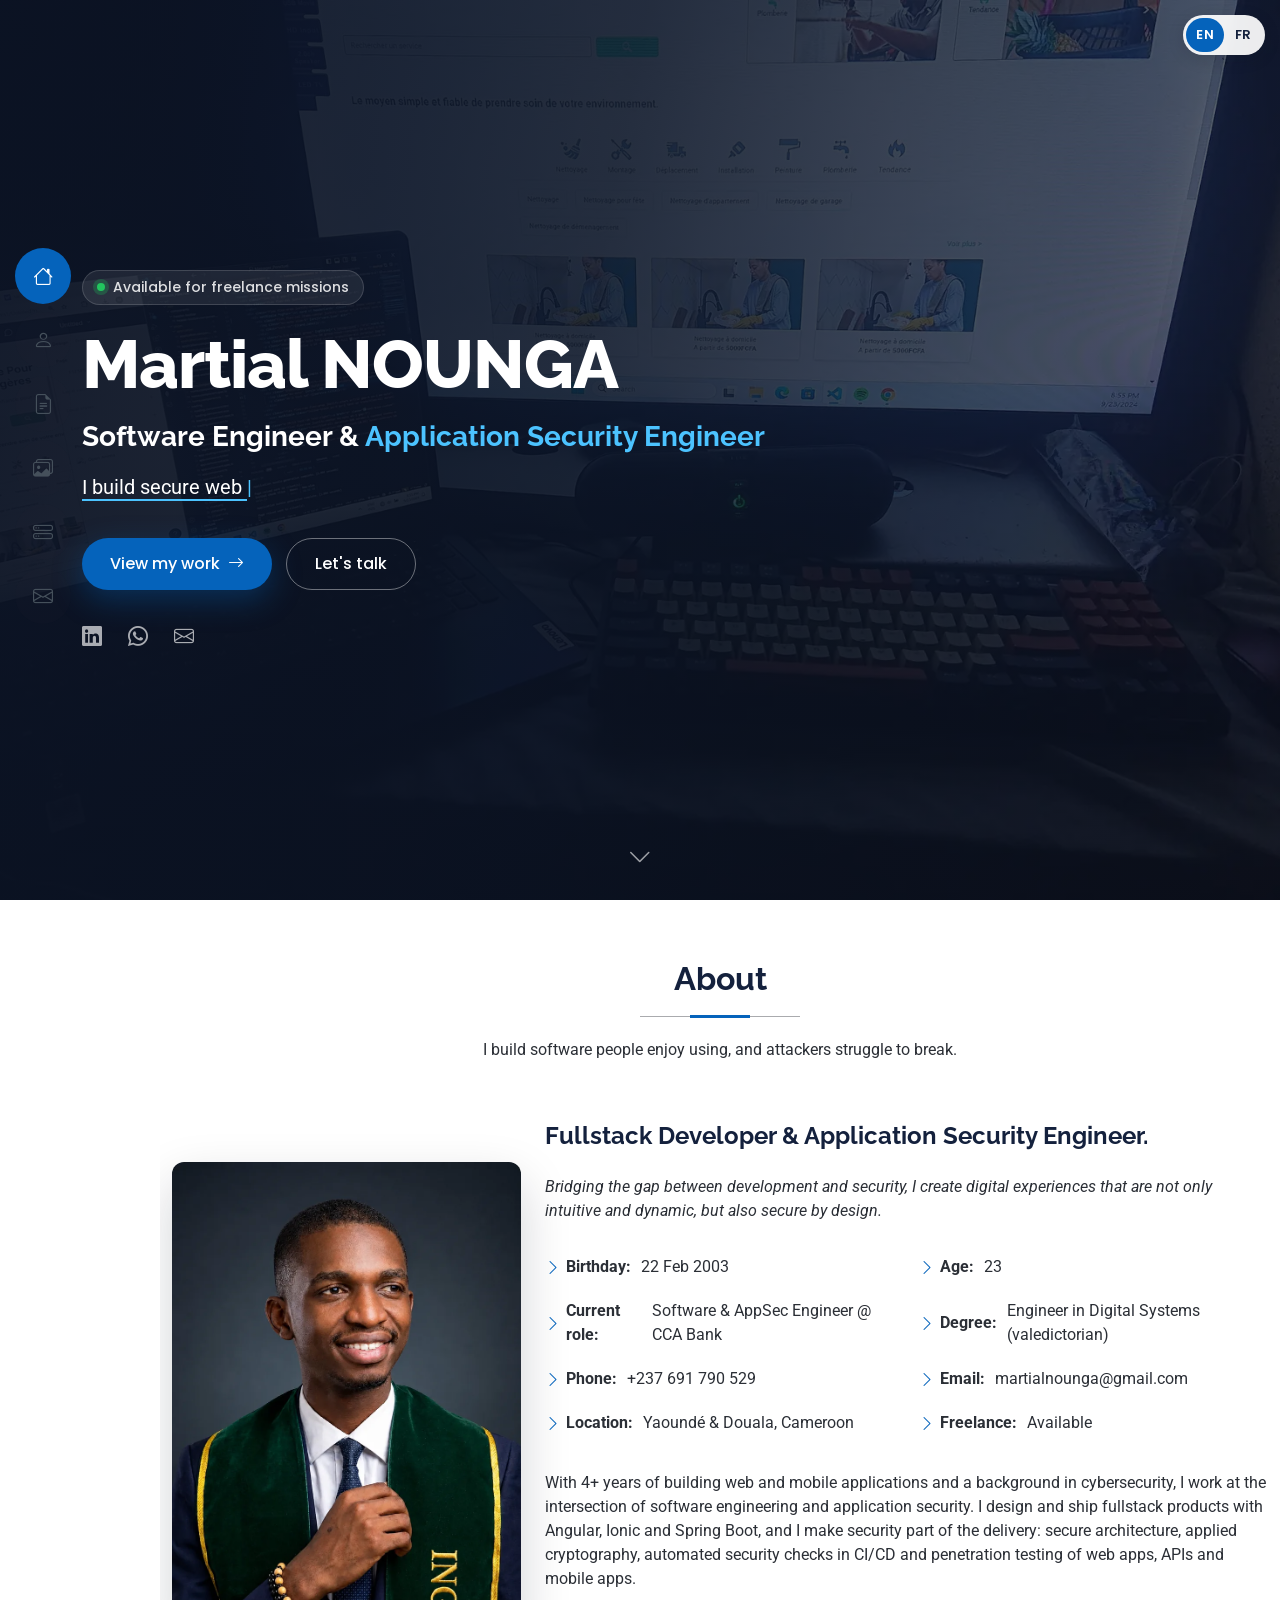
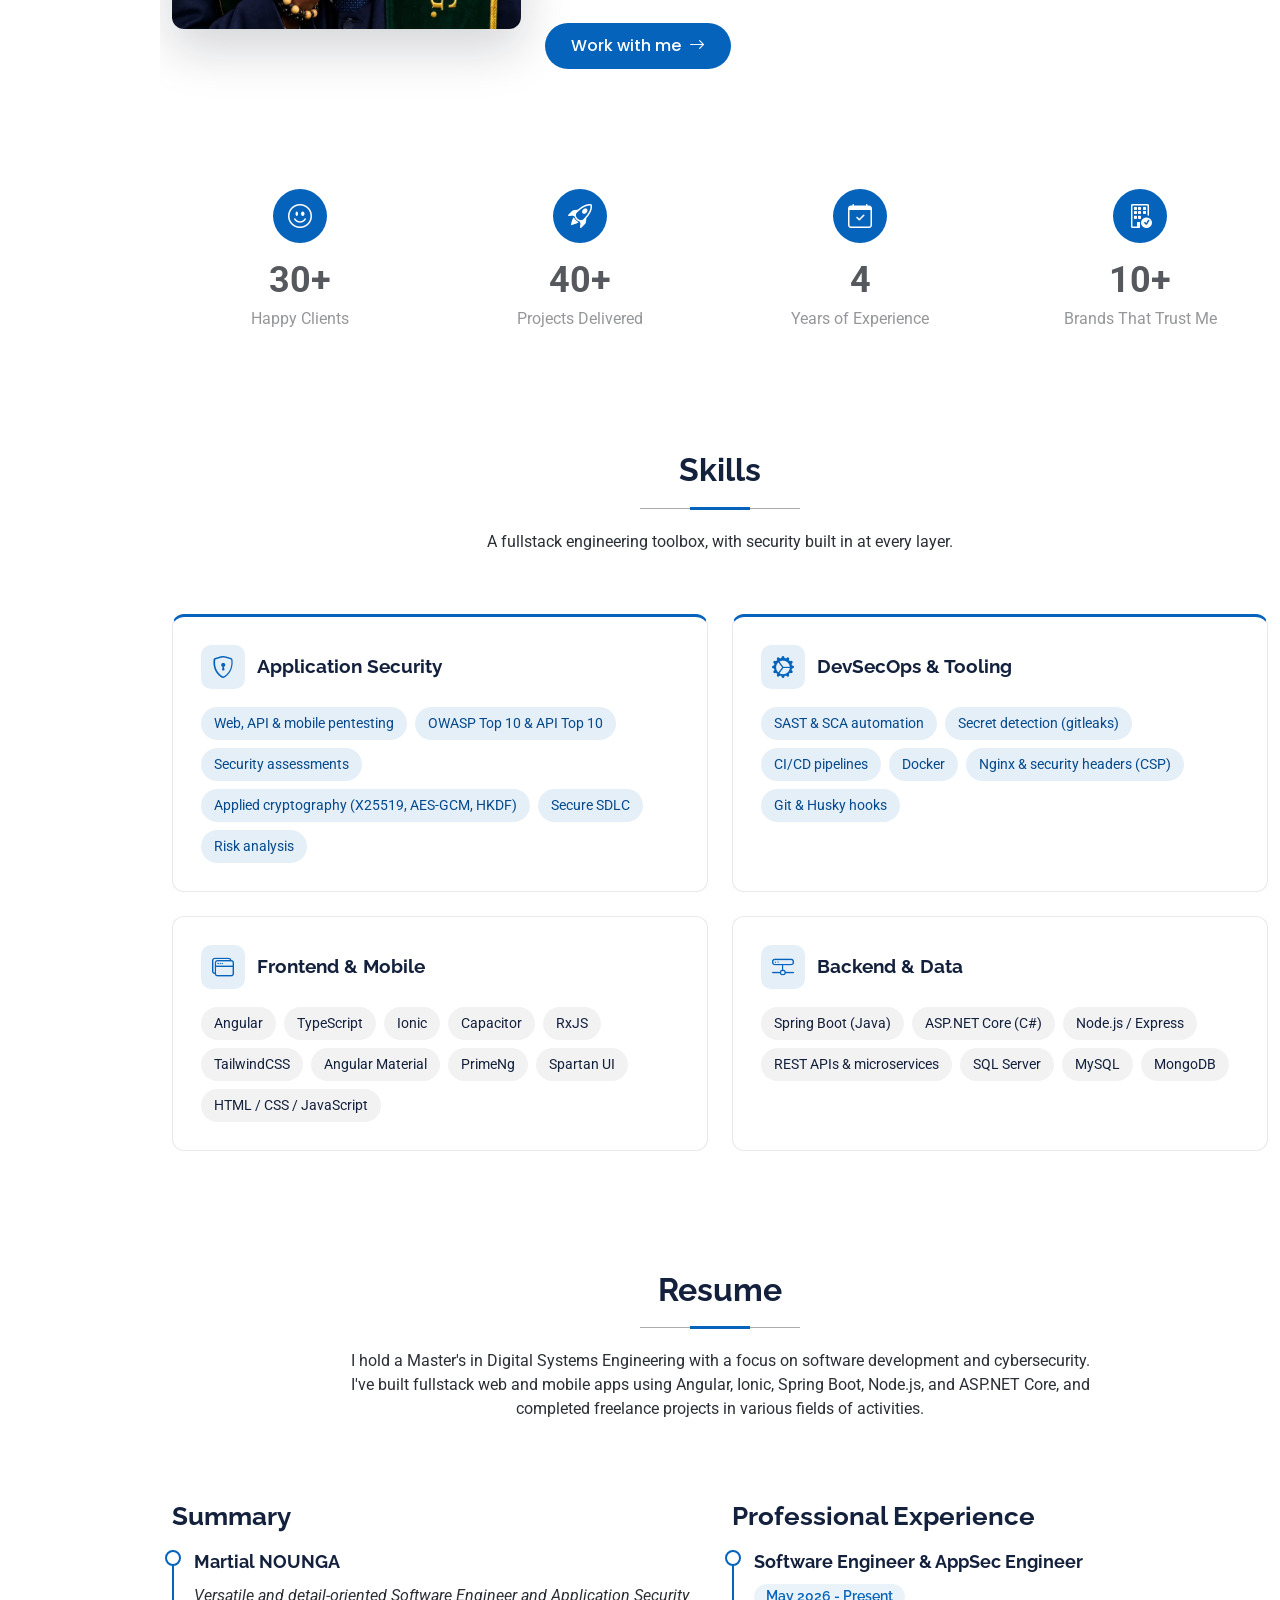
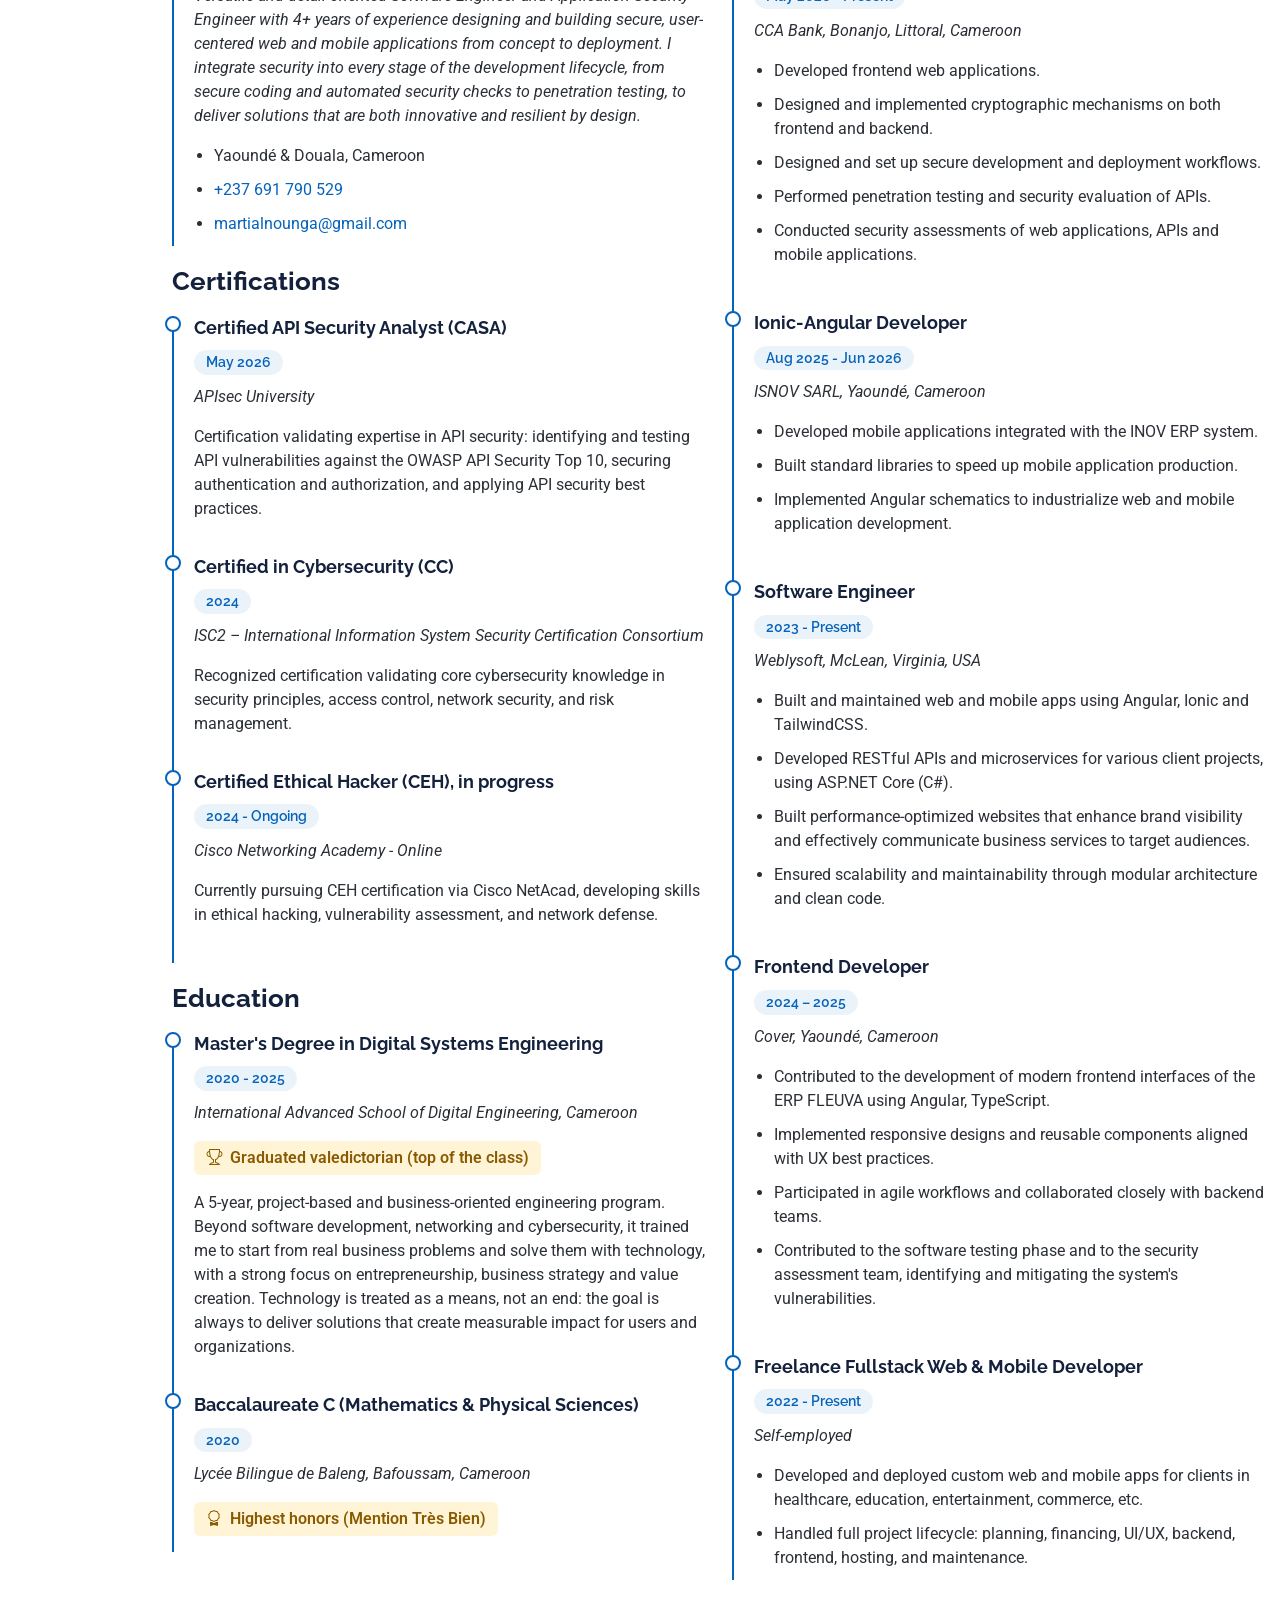
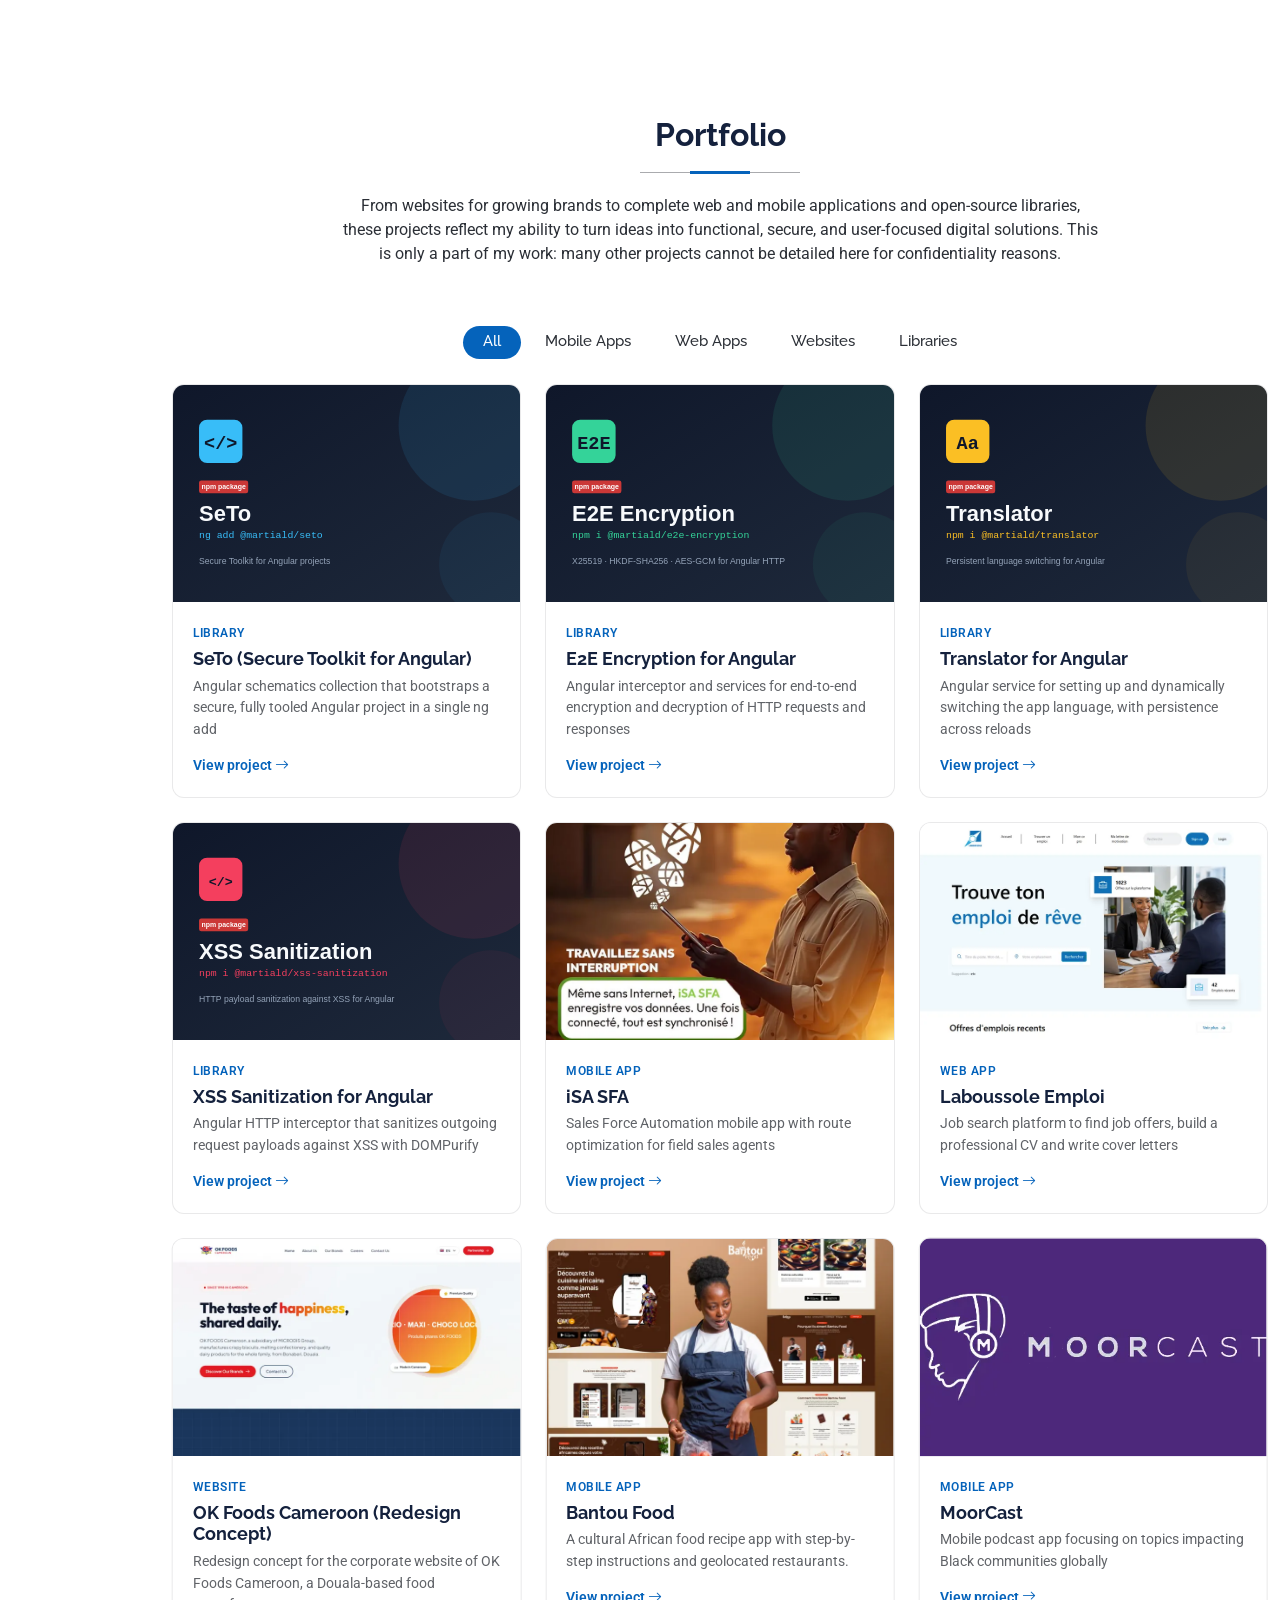
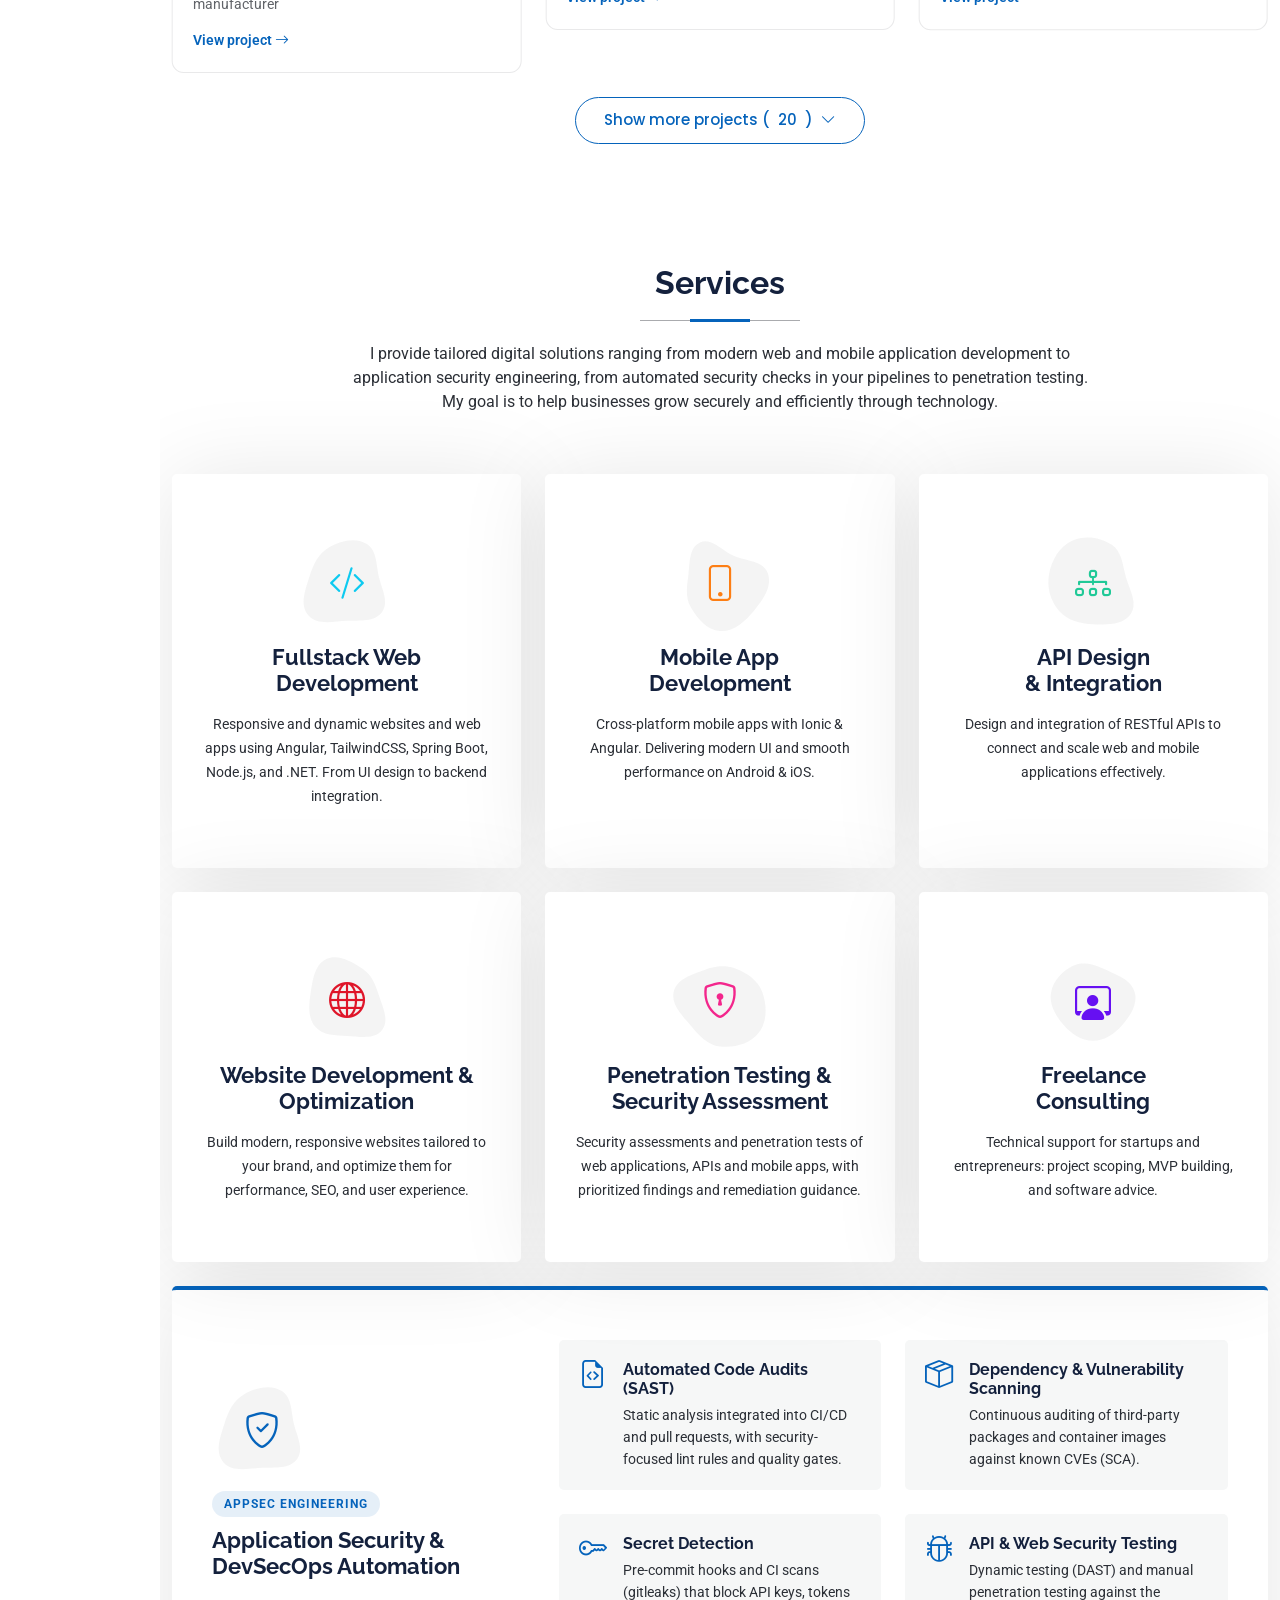
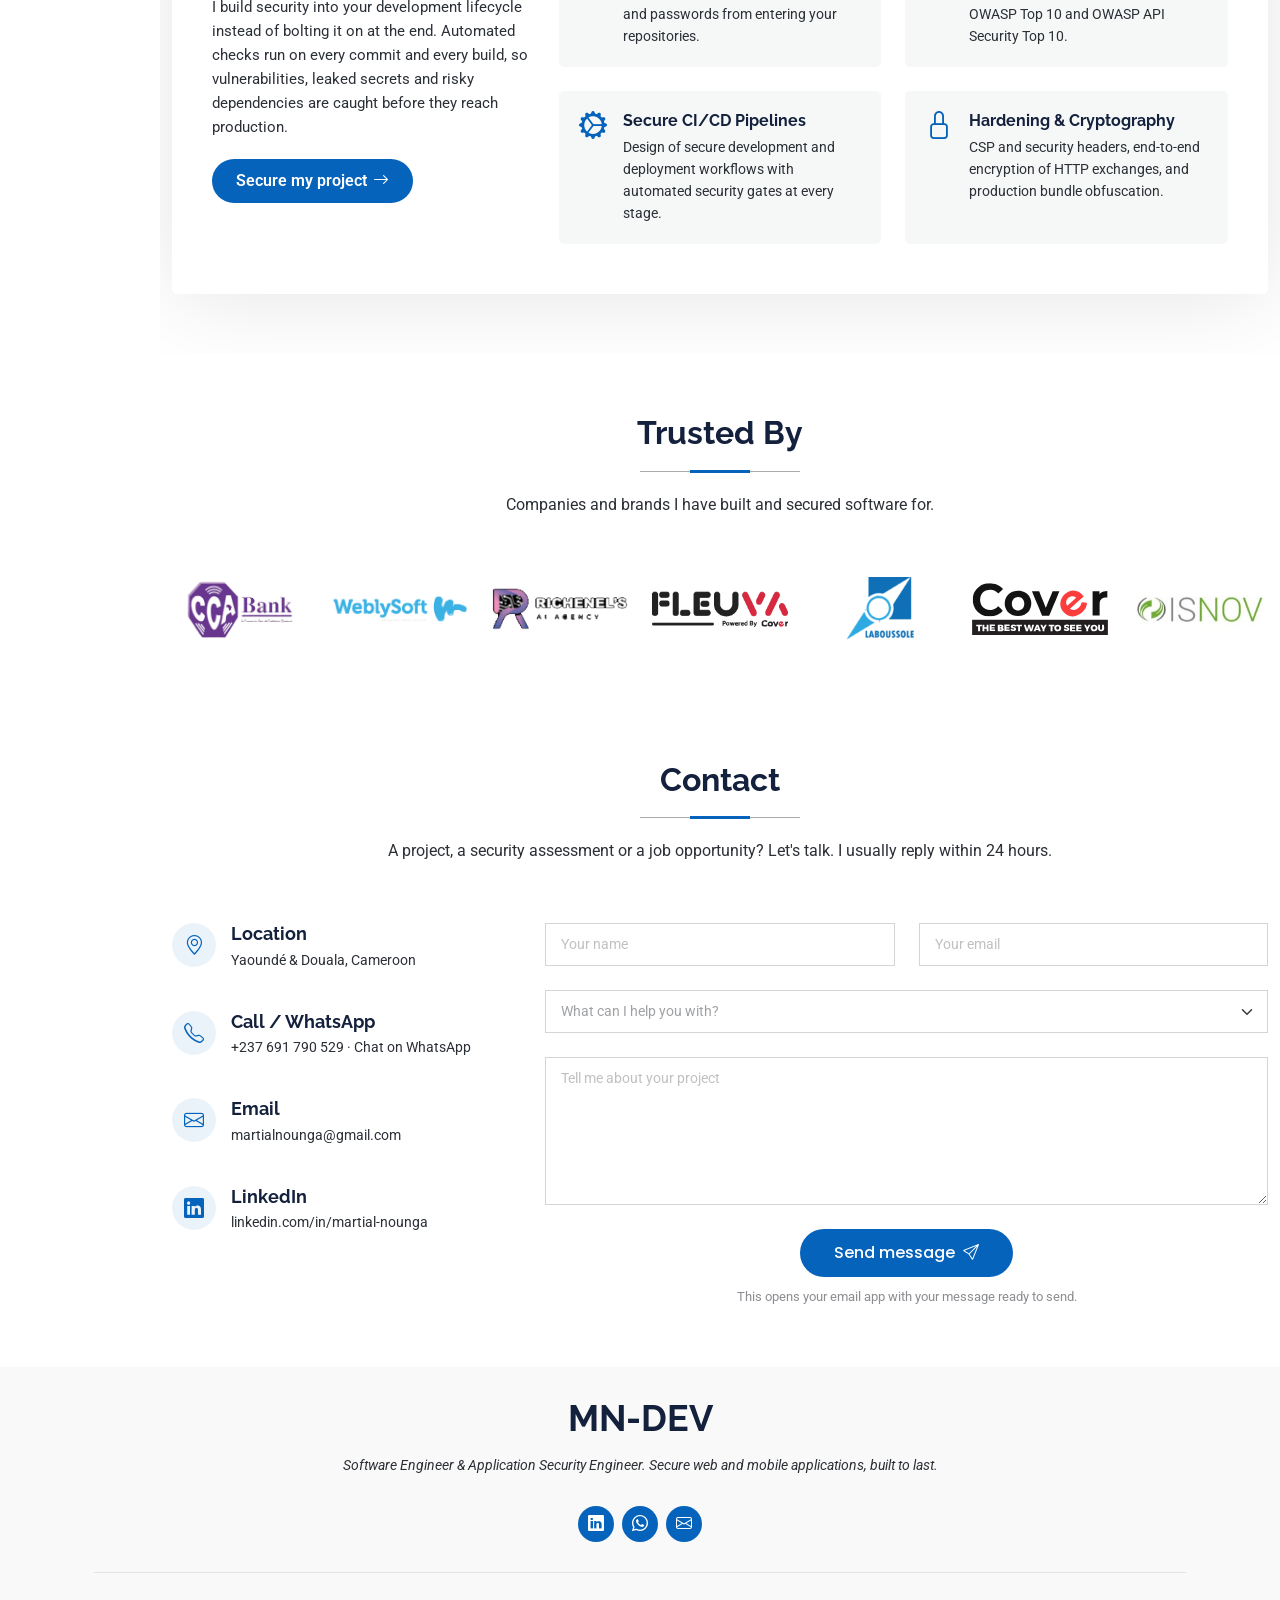
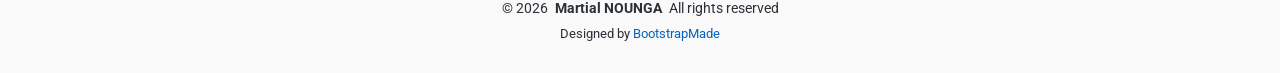
<file: index.html>
<!DOCTYPE html>
<html lang="en">

<head>
  <meta charset="utf-8">
  <meta content="width=device-width, initial-scale=1.0" name="viewport">
  <title data-i18n="meta.title">Martial NOUNGA | Software &amp; Application Security Engineer</title>
  <meta content="Martial NOUNGA, Software Engineer and Application Security Engineer. Secure web and mobile applications, DevSecOps automation and penetration testing." name="description" data-i18n-content="meta.description">
  <meta content="Martial NOUNGA, NOUNGA NJAPOM Martial Dimitri, Software Engineer, Developpeur Fullstack, Application Security Engineer, AppSec Engineer, DevSecOps" name="keywords">

  <meta property="og:title" content="Martial NOUNGA – Software Engineer & Application Security Engineer">
  <meta property="og:type" content="website">
  <meta property="og:url" content="https://m-dev-psi.vercel.app">
  <meta property="og:image" content="https://m-dev-psi.vercel.app/assets/img/og-image.jpg">
  <meta property="og:description" content="Software Engineer and Application Security Engineer. I build secure web and mobile applications, automate security in CI/CD pipelines and perform penetration testing.">

  <!-- Favicons -->
  <link href="assets/img/favicon.png" rel="icon">
  <link href="assets/img/apple-touch-icon.png" rel="apple-touch-icon">

  <!-- Fonts -->
  <link href="https://fonts.googleapis.com" rel="preconnect">
  <link href="https://fonts.gstatic.com" rel="preconnect" crossorigin>
  <link href="https://fonts.googleapis.com/css2?family=Roboto:ital,wght@0,400;0,500;0,700;1,400&family=Poppins:wght@400;500;600&family=Raleway:wght@600;700;800&display=swap" rel="stylesheet">

  <!-- Preload the hero background for a faster first paint -->
  <link rel="preload" as="image" href="assets/img/hero.webp" type="image/webp">

  <!-- Vendor CSS Files -->
  <link href="assets/vendor/bootstrap/css/bootstrap.min.css" rel="stylesheet">
  <link href="assets/vendor/bootstrap-icons/bootstrap-icons.css" rel="stylesheet">
  <link href="assets/vendor/aos/aos.css" rel="stylesheet">
  <link href="assets/vendor/glightbox/css/glightbox.min.css" rel="stylesheet">
  <link href="assets/vendor/swiper/swiper-bundle.min.css" rel="stylesheet">

  <!-- Main CSS File -->
  <link href="assets/css/main.css" rel="stylesheet">

  <!-- =======================================================
  * Template Name: MyResume
  * Template URL: https://bootstrapmade.com/free-html-bootstrap-template-my-resume/
  * Updated: Jun 29 2024 with Bootstrap v5.3.3
  * Author: BootstrapMade.com
  * License: https://bootstrapmade.com/license/
  ======================================================== -->
</head>

<!-- Google tag (gtag.js) -->
<script async src="https://www.googletagmanager.com/gtag/js?id=G-HFC8Z73PKP"></script>
<script>
  window.dataLayer = window.dataLayer || [];
  function gtag(){dataLayer.push(arguments);}
  gtag('js', new Date());

  gtag('config', 'G-HFC8Z73PKP');
</script>

<body class="index-page">

  <!-- Language switcher (see assets/js/i18n.js) -->
  <div class="lang-switch" role="group" aria-label="Change language">
    <button type="button" data-lang="en" lang="en">EN</button>
    <button type="button" data-lang="fr" lang="fr">FR</button>
  </div>

  <header id="header" class="header d-flex flex-column justify-content-center">

    <i class="header-toggle d-xl-none bi bi-list"></i>

    <nav id="navmenu" class="navmenu">
      <ul>
        <li><a href="#hero" class="active"><i class="bi bi-house navicon"></i><span data-i18n="nav.home">Home</span></a></li>
        <li><a href="#about"><i class="bi bi-person navicon"></i><span data-i18n="nav.about">About</span></a></li>
        <li><a href="#resume"><i class="bi bi-file-earmark-text navicon"></i><span data-i18n="nav.resume">Resume</span></a></li>
        <li><a href="#portfolio"><i class="bi bi-images navicon"></i><span data-i18n="nav.portfolio">Portfolio</span></a></li>
        <li><a href="#services"><i class="bi bi-hdd-stack navicon"></i><span data-i18n="nav.services">Services</span></a></li>
        <li><a href="#contact"><i class="bi bi-envelope navicon"></i><span data-i18n="nav.contact">Contact</span></a></li>
      </ul>
    </nav>

  </header>

  <main class="main">

    <!-- Hero Section --> 
    <section id="hero" class="hero section dark-background">

      <img src="assets/img/hero.webp" alt="" fetchpriority="high">

      <div class="container" data-aos="zoom-out">
        <div class="row">
          <div class="col-lg-9">
            <span class="hero-eyebrow" data-i18n="hero.eyebrow"><span class="status-dot"></span> Available for freelance missions</span>
            <h1>Martial NOUNGA</h1>
            <p class="hero-role" data-i18n="hero.role">Software Engineer &amp; <span class="text-accent">Application Security Engineer</span></p>
            <p class="hero-typed"><span class="typed" data-typed-items="I build secure web & mobile apps, I automate security in CI/CD pipelines, I test APIs and apps for vulnerabilities, I ship open-source Angular security tools" data-i18n-typed="hero.typed">I build secure web & mobile apps</span></p>
            <div class="hero-actions">
              <a href="#portfolio" class="btn-hero btn-hero-primary" data-i18n="hero.cta.work">View my work <i class="bi bi-arrow-right"></i></a>
              <a href="#contact" class="btn-hero btn-hero-ghost" data-i18n="hero.cta.talk">Let's talk</a>
            </div>
            <div class="social-links">
              <a href="https://linkedin.com/in/martial-nounga" target="_blank" rel="noopener" aria-label="LinkedIn"><i class="bi bi-linkedin"></i></a>
              <a href="https://wa.me/237691790529" target="_blank" rel="noopener" aria-label="WhatsApp"><i class="bi bi-whatsapp"></i></a>
              <a href="mailto:martialnounga@gmail.com" aria-label="Email"><i class="bi bi-envelope"></i></a>
            </div>
          </div>
        </div>
      </div>

      <a href="#about" class="scroll-hint" aria-label="Scroll to About" data-i18n-aria-label="hero.scroll"><i class="bi bi-chevron-down"></i></a>

    </section><!-- /Hero Section -->

    <!-- About Section -->
    <section id="about" class="about section">

      <!-- Section Title -->
      <div class="container section-title" data-aos="fade-up">
        <h2 data-i18n="about.title">About</h2>
        <p data-i18n="about.tagline">I build software people enjoy using, and attackers struggle to break.</p>
      </div><!-- End Section Title -->

      <div class="container" data-aos="fade-up" data-aos-delay="100">

        <div class="row gy-4 justify-content-center align-items-center">
          <div class="col-lg-4 about-photo">
            <img src="assets/img/profile-img.webp" class="img-fluid" alt="Portrait of Martial NOUNGA" loading="lazy" data-i18n-alt="about.photo">
          </div>
          <div class="col-lg-8 content">
            <h2 data-i18n="about.heading">Fullstack Developer &amp; Application Security Engineer.</h2>
            <p class="fst-italic py-3" data-i18n="about.intro">
              Bridging the gap between development and security, I create digital experiences that are not only intuitive and dynamic, but also secure by design.
            </p>
            <div class="row">
              <div class="col-lg-6">
                <ul>
                  <li><i class="bi bi-chevron-right"></i> <strong data-i18n="about.birthday">Birthday:</strong> <span id="birthday" data-date="2003-02-22" data-i18n="about.birthdayValue">22 Feb 2003</span></li>
                  <li><i class="bi bi-chevron-right"></i> <strong data-i18n="about.role">Current role:</strong> <span data-i18n="about.roleValue">Software & AppSec Engineer @ CCA Bank</span></li>
                  <li><i class="bi bi-chevron-right"></i> <strong data-i18n="about.phone">Phone:</strong> <a href="tel:+237691790529">+237 691 790 529</a></li>
                  <li><i class="bi bi-chevron-right"></i> <strong data-i18n="about.location">Location:</strong> <span data-i18n="common.location">Yaoundé &amp; Douala, Cameroon</span></li>
                </ul>
              </div>
              <div class="col-lg-6">
                <ul>
                  <li><i class="bi bi-chevron-right"></i> <strong data-i18n="about.age">Age:</strong> <span id="age">23</span></li>
                  <li><i class="bi bi-chevron-right"></i> <strong data-i18n="about.degree">Degree:</strong> <span data-i18n="about.degreeValue">Engineer in Digital Systems (valedictorian)</span></li>
                  <li><i class="bi bi-chevron-right"></i> <strong data-i18n="about.email">Email:</strong> <a href="mailto:martialnounga@gmail.com">martialnounga@gmail.com</a></li>
                  <li><i class="bi bi-chevron-right"></i> <strong data-i18n="about.freelance">Freelance:</strong> <span data-i18n="about.available">Available</span></li>
                </ul>
              </div>
            </div>
            <p class="py-3" data-i18n="about.bio">
              With 4+ years of building web and mobile applications and a background in cybersecurity, I work at the intersection of software engineering and application security. I design and ship fullstack products with Angular, Ionic and Spring Boot, and I make security part of the delivery: secure architecture, applied cryptography, automated security checks in CI/CD and penetration testing of web apps, APIs and mobile apps.
            </p>
            <a href="#contact" class="btn-inline" data-i18n="about.cta">Work with me <i class="bi bi-arrow-right"></i></a>
          </div>
        </div>

      </div>

    </section><!-- /About Section -->

    <!-- Stats Section -->
    <section id="stats" class="stats section">

      <div class="container" data-aos="fade-up" data-aos-delay="100">

        <div class="row gy-4">

          <div class="col-lg-3 col-md-6 d-flex flex-column align-items-center">
            <i class="bi bi-emoji-smile"></i>
            <div class="stats-item">
              <span data-purecounter-start="0" data-purecounter-end="30" data-purecounter-duration="1" class="purecounter stats-plus"></span>
              <p data-i18n="stats.clients">Happy Clients</p>
            </div>
          </div><!-- End Stats Item -->

          <div class="col-lg-3 col-md-6 d-flex flex-column align-items-center">
            <i class="bi bi-rocket-takeoff"></i>
            <div class="stats-item">
              <span data-purecounter-start="0" data-purecounter-end="40" data-purecounter-duration="1" class="purecounter stats-plus"></span>
              <p data-i18n="stats.projects">Projects Delivered</p>
            </div>
          </div><!-- End Stats Item -->

          <div class="col-lg-3 col-md-6 d-flex flex-column align-items-center">
            <i class="bi bi-calendar-check"></i>
            <div class="stats-item">
              <span id="years-experience" data-since="2022" data-purecounter-start="0" data-purecounter-end="4" data-purecounter-duration="1" class="purecounter"></span>
              <p data-i18n="stats.years">Years of Experience</p>
            </div>
          </div><!-- End Stats Item -->

          <div class="col-lg-3 col-md-6 d-flex flex-column align-items-center">
            <i class="bi bi-building-check"></i>
            <div class="stats-item">
              <span data-purecounter-start="0" data-purecounter-end="10" data-purecounter-duration="1" class="purecounter stats-plus"></span>
              <p data-i18n="stats.brands">Brands That Trust Me</p>
            </div>
          </div>
          <!-- End Stats Item -->

        </div>

      </div>

    </section><!-- /Stats Section -->

    <!-- Skills Section -->
    <section id="skills" class="skills section">

      <!-- Section Title -->
      <div class="container section-title" data-aos="fade-up">
        <h2 data-i18n="skills.title">Skills</h2>
        <p data-i18n="skills.subtitle">A fullstack engineering toolbox, with security built in at every layer.</p>
      </div><!-- End Section Title -->

      <div class="container">

        <div class="row gy-4">

          <div class="col-lg-6" data-aos="fade-up" data-aos-delay="100">
            <div class="skill-group is-security">
              <div class="skill-group-header">
                <i class="bi bi-shield-lock"></i>
                <h3 data-i18n="skills.appsec">Application Security</h3>
              </div>
              <ul class="skill-chips">
                <li data-i18n="skills.pentest">Web, API &amp; mobile pentesting</li>
                <li>OWASP Top 10 &amp; API Top 10</li>
                <li data-i18n="skills.assessments">Security assessments</li>
                <li data-i18n="skills.crypto">Applied cryptography (X25519, AES-GCM, HKDF)</li>
                <li data-i18n="skills.sdlc">Secure SDLC</li>
                <li data-i18n="skills.risk">Risk analysis</li>
              </ul>
            </div>
          </div>

          <div class="col-lg-6" data-aos="fade-up" data-aos-delay="150">
            <div class="skill-group is-security">
              <div class="skill-group-header">
                <i class="bi bi-gear-wide-connected"></i>
                <h3 data-i18n="skills.devsecops">DevSecOps &amp; Tooling</h3>
              </div>
              <ul class="skill-chips">
                <li data-i18n="skills.sast">SAST &amp; SCA automation</li>
                <li data-i18n="skills.secrets">Secret detection (gitleaks)</li>
                <li data-i18n="skills.cicd">CI/CD pipelines</li>
                <li>Docker</li>
                <li data-i18n="skills.nginx">Nginx &amp; security headers (CSP)</li>
                <li data-i18n="skills.git">Git &amp; Husky hooks</li>
              </ul>
            </div>
          </div>

          <div class="col-lg-6" data-aos="fade-up" data-aos-delay="200">
            <div class="skill-group">
              <div class="skill-group-header">
                <i class="bi bi-window-stack"></i>
                <h3 data-i18n="skills.frontend">Frontend &amp; Mobile</h3>
              </div>
              <ul class="skill-chips">
                <li>Angular</li>
                <li>TypeScript</li>
                <li>Ionic</li>
                <li>Capacitor</li>
                <li>RxJS</li>
                <li>TailwindCSS</li>
                <li>Angular Material</li>
                <li>PrimeNg</li>
                <li>Spartan UI</li>
                <li>HTML / CSS / JavaScript</li>
              </ul>
            </div>
          </div>

          <div class="col-lg-6" data-aos="fade-up" data-aos-delay="250">
            <div class="skill-group">
              <div class="skill-group-header">
                <i class="bi bi-hdd-network"></i>
                <h3 data-i18n="skills.backend">Backend &amp; Data</h3>
              </div>
              <ul class="skill-chips">
                <li>Spring Boot (Java)</li>
                <li>ASP.NET Core (C#)</li>
                <li>Node.js / Express</li>
                <li data-i18n="skills.rest">REST APIs &amp; microservices</li>
                <li>SQL Server</li>
                <li>MySQL</li>
                <li>MongoDB</li>
              </ul>
            </div>
          </div>

        </div>

      </div>

    </section><!-- /Skills Section -->

    <!-- Resume Section -->
    <section id="resume" class="resume section">

      <!-- Section Title -->
      <div class="container section-title" data-aos="fade-up">
        <h2 data-i18n="resume.title">Resume</h2>
        <p data-i18n="resume.subtitle">I hold a Master's in Digital Systems Engineering with a focus on software development and cybersecurity. I've built fullstack web and mobile apps using Angular, Ionic, Spring Boot, Node.js, and ASP.NET Core, and completed freelance projects in various fields of activities.</p>
      </div><!-- End Section Title -->

      <div class="container">

        <div class="row">

          <div class="col-lg-6" data-aos="fade-up" data-aos-delay="100">
            <h3 class="resume-title" data-i18n="resume.summary">Summary</h3>

            <div class="resume-item pb-0">
              <h4>Martial NOUNGA</h4>
              <p data-i18n="resume.summaryText"><em>Versatile and detail-oriented Software Engineer and Application Security Engineer with 4+ years of experience designing and building secure, user-centered web and mobile applications from concept to deployment. I integrate security into every stage of the development lifecycle, from secure coding and automated security checks to penetration testing, to deliver solutions that are both innovative and resilient by design.</em></p>
              <ul>
                <li data-i18n="resume.location">Yaoundé &amp; Douala, Cameroon</li>
                <li><a href="tel:+237691790529">+237 691 790 529</a></li>
                <li><a href="mailto:martialnounga@gmail.com">martialnounga@gmail.com</a></li>
              </ul>
            </div><!-- Edn Resume Item -->

            <h3 class="resume-title" data-i18n="resume.certifications">Certifications</h3>
            <div class="resume-item">
              <h4>Certified API Security Analyst (CASA)</h4>
              <h5 data-i18n="resume.casaDate">May 2026</h5>
              <p><em>APIsec University</em></p>
              <p data-i18n="resume.casaText">Certification validating expertise in API security: identifying and testing API vulnerabilities against the OWASP API Security Top 10, securing authentication and authorization, and applying API security best practices.</p>
            </div><!-- Edn Resume Item -->

            <div class="resume-item">
              <h4>Certified in Cybersecurity (CC)</h4>
              <h5>2024</h5>
              <p><em>ISC2 – International Information System Security Certification Consortium</em></p>
              <p data-i18n="resume.ccText">Recognized certification validating core cybersecurity knowledge in security principles, access control, network security, and risk management.</p>
            </div><!-- Edn Resume Item -->

            <div class="resume-item">
              <h4 data-i18n="resume.ceh">Certified Ethical Hacker (CEH), in progress</h4>
              <h5 data-i18n="resume.cehDate">2024 - Ongoing</h5>
              <p data-i18n="resume.cehOrg"><em>Cisco Networking Academy - Online</em></p>
              <p data-i18n="resume.cehText">Currently pursuing CEH certification via Cisco NetAcad, developing skills in ethical hacking, vulnerability assessment, and network defense.</p>
            </div><!-- Edn Resume Item -->

            <h3 class="resume-title" data-i18n="resume.education">Education</h3>
            <div class="resume-item">
              <h4 data-i18n="resume.master">Master's Degree in Digital Systems Engineering</h4>
              <h5>2020 - 2025</h5>
              <p data-i18n="resume.masterSchool"><em>International Advanced School of Digital Engineering, Cameroon</em></p>
              <p class="resume-honor" data-i18n="resume.masterHonor"><i class="bi bi-trophy"></i> Graduated valedictorian (top of the class)</p>
              <p data-i18n="resume.masterText">A 5-year, project-based and business-oriented engineering program. Beyond software development, networking and cybersecurity, it trained me to start from real business problems and solve them with technology, with a strong focus on entrepreneurship, business strategy and value creation. Technology is treated as a means, not an end: the goal is always to deliver solutions that create measurable impact for users and organizations.</p>
            </div><!-- Edn Resume Item -->

            <div class="resume-item">
              <h4 data-i18n="resume.bac">Baccalaureate C (Mathematics &amp; Physical Sciences)</h4>
              <h5>2020</h5>
              <p><em>Lycée Bilingue de Baleng, Bafoussam, Cameroon</em></p>
              <p class="resume-honor" data-i18n="resume.bacHonor"><i class="bi bi-award"></i> Highest honors (Mention Très Bien)</p>
            </div><!-- Edn Resume Item -->

          </div>

          <div class="col-lg-6" data-aos="fade-up" data-aos-delay="200">
            <h3 class="resume-title" data-i18n="resume.experience">Professional Experience</h3>
            <div class="resume-item">
              <h4 data-i18n="resume.cca">Software Engineer &amp; AppSec Engineer</h4>
              <h5 data-i18n="resume.ccaDate">May 2026 - Present</h5>
              <p><em>CCA Bank, Bonanjo, Littoral, Cameroon</em></p>
              <ul>
                <li data-i18n="resume.cca1">Developed frontend web applications.</li>
                <li data-i18n="resume.cca2">Designed and implemented cryptographic mechanisms on both frontend and backend.</li>
                <li data-i18n="resume.cca3">Designed and set up secure development and deployment workflows.</li>
                <li data-i18n="resume.cca4">Performed penetration testing and security evaluation of APIs.</li>
                <li data-i18n="resume.cca5">Conducted security assessments of web applications, APIs and mobile applications.</li>
              </ul>
            </div><!-- Edn Resume Item -->

            <div class="resume-item">
              <h4 data-i18n="resume.isnov">Ionic-Angular Developer</h4>
              <h5 data-i18n="resume.isnovDate">Aug 2025 - Jun 2026</h5>
              <p data-i18n="resume.isnovOrg"><em>ISNOV SARL, Yaoundé, Cameroon</em></p>
              <ul>
                <li data-i18n="resume.isnov1">Developed mobile applications integrated with the INOV ERP system.</li>
                <li data-i18n="resume.isnov2">Built standard libraries to speed up mobile application production.</li>
                <li data-i18n="resume.isnov3">Implemented Angular schematics to industrialize web and mobile application development.</li>
              </ul>
            </div><!-- Edn Resume Item -->

            <div class="resume-item">
              <h4 data-i18n="resume.webly">Software Engineer</h4>
              <h5 data-i18n="resume.weblyDate">2023 - Present</h5>
              <p data-i18n="resume.weblyOrg"><em>Weblysoft, McLean, Virginia, USA</em></p>
              <ul>
                <li data-i18n="resume.webly1">Built and maintained web and mobile apps using Angular, Ionic and TailwindCSS.</li>
                <li data-i18n="resume.webly2">Developed RESTful APIs and microservices for various client projects, using ASP.NET Core (C#). </li>
                <li data-i18n="resume.webly3">Built performance-optimized websites that enhance brand visibility and effectively communicate business services to target audiences.</li>
                <li data-i18n="resume.webly4">Ensured scalability and maintainability through modular architecture and clean code.</li>
              </ul>
            </div><!-- Edn Resume Item -->

            <div class="resume-item">
              <h4 data-i18n="resume.cover">Frontend Developer</h4>
              <h5>2024 – 2025</h5>
              <p data-i18n="resume.coverOrg"><em>Cover, Yaoundé, Cameroon</em></p>
              <ul>
                <li data-i18n="resume.cover1">Contributed to the development of modern frontend interfaces of the ERP FLEUVA using Angular, TypeScript.</li>
                <li data-i18n="resume.cover2">Implemented responsive designs and reusable components aligned with UX best practices.</li>
                <li data-i18n="resume.cover3">Participated in agile workflows and collaborated closely with backend teams.</li>
                <li data-i18n="resume.cover4">Contributed to the software testing phase and to the security assessment team, identifying and mitigating the system's vulnerabilities.</li>
              </ul>
            </div><!-- Edn Resume Item -->

            <div class="resume-item">
              <h4 data-i18n="resume.freelance">Freelance Fullstack Web &amp; Mobile Developer</h4>
              <h5 data-i18n="resume.freelanceDate">2022 - Present</h5>
              <p data-i18n="resume.freelanceOrg"><em>Self-employed</em></p>
              <ul>
                <li data-i18n="resume.freelance1">Developed and deployed custom web and mobile apps for clients in healthcare, education, entertainment, commerce, etc.</li>
                <li data-i18n="resume.freelance2">Handled full project lifecycle: planning, financing, UI/UX, backend, frontend, hosting, and maintenance.</li>
              </ul>
            </div><!-- Edn Resume Item -->

          </div>

        </div>

      </div>

    </section><!-- /Resume Section -->

    <!-- Portfolio Section -->
    <section id="portfolio" class="portfolio section">

      <!-- Section Title -->
      <div class="container section-title" data-aos="fade-up">
        <h2 data-i18n="portfolio.title">Portfolio</h2>
        <p data-i18n="portfolio.subtitle">From websites for growing brands to complete web and mobile applications and open-source libraries, these projects reflect my ability to turn ideas into functional, secure, and user-focused digital solutions. This is only a part of my work: many other projects cannot be detailed here for confidentiality reasons.</p>
      </div><!-- End Section Title -->

      <div class="container">

        <div class="isotope-layout" data-default-filter="*" data-layout="masonry" data-sort="original-order">

          <ul class="portfolio-filters isotope-filters" data-aos="fade-up" data-aos-delay="100">
            <li data-filter="*" class="filter-active" data-i18n="portfolio.all">All</li>
            <li data-filter=".filter-app" data-i18n="portfolio.apps">Mobile Apps</li>
            <li data-filter=".filter-product" data-i18n="portfolio.web">Web Apps</li>
            <li data-filter=".filter-branding" data-i18n="portfolio.sites">Websites</li>
            <li data-filter=".filter-library" data-i18n="portfolio.libs">Libraries</li>
          </ul><!-- End Portfolio Filters -->

          <div id="isotope-container" class="row gy-4 isotope-container" data-aos="fade-up" data-aos-delay="200">

            

          </div><!-- End Portfolio Container -->

          <div class="text-center mt-4">
            <button type="button" class="portfolio-show-more" hidden data-i18n="portfolio.showMore">Show more projects (<span class="count">0</span>) <i class="bi bi-chevron-down"></i></button>
          </div>

        </div>

      </div>

    </section><!-- /Portfolio Section -->

    <!-- Services Section -->
    <section id="services" class="services section">

      <!-- Section Title -->
      <div class="container section-title" data-aos="fade-up">
        <h2 data-i18n="services.title">Services</h2>
        <p data-i18n="services.subtitle">I provide tailored digital solutions ranging from modern web and mobile application development to application security engineering, from automated security checks in your pipelines to penetration testing. My goal is to help businesses grow securely and efficiently through technology.</p>
      </div><!-- End Section Title -->

      <div class="container">

        <div class="row gy-4">

          <div class="col-lg-4 col-md-6" data-aos="fade-up" data-aos-delay="100">
            <div class="service-item item-cyan position-relative">
              <div class="icon">
                <svg width="100" height="100" viewBox="0 0 600 600" xmlns="http://www.w3.org/2000/svg">
                  <path stroke="none" stroke-width="0" fill="#f5f5f5" d="M300,521.0016835830174C376.1290562159157,517.8887921683347,466.0731472004068,529.7835943286574,510.70327084640275,468.03025145048787C554.3714126377745,407.6079735673963,508.03601936045806,328.9844924480964,491.2728898941984,256.3432110539036C474.5976632858925,184.082847569629,479.9380746630129,96.60480741107993,416.23090153303,58.64404602377083C348.86323505073057,18.502131276798302,261.93793281208167,40.57373210992963,193.5410806939664,78.93577620505333C130.42746243093433,114.334589627462,98.30271207620316,179.96522072025542,76.75703585869454,249.04625023123273C51.97151888228291,328.5150500222984,13.704378332031375,421.85034740162234,66.52175969318436,486.19268352777647C119.04800174914682,550.1803526380478,217.28368757567262,524.383925680826,300,521.0016835830174"></path>
                </svg>
                <i class="bi bi-code-slash"></i>
              </div>
              <a href="#" class="stretched-link">
                <h3 data-i18n="services.web">Fullstack Web Development</h3>
              </a>
              <p data-i18n="services.webText">Responsive and dynamic websites and web apps using Angular, TailwindCSS, Spring Boot, Node.js, and .NET. From UI design to backend integration.</p>
            </div>
          </div><!-- End Service Item -->

          <div class="col-lg-4 col-md-6" data-aos="fade-up" data-aos-delay="200">
            <div class="service-item item-orange position-relative">
              <div class="icon">
                <svg width="100" height="100" viewBox="0 0 600 600" xmlns="http://www.w3.org/2000/svg">
                  <path stroke="none" stroke-width="0" fill="#f5f5f5" d="M300,582.0697525312426C382.5290701553225,586.8405444964366,449.9789794690241,525.3245884688669,502.5850820975895,461.55621195738473C556.606425686781,396.0723002908107,615.8543463187945,314.28637112970534,586.6730223649479,234.56875336149918C558.9533121215079,158.8439757836574,454.9685369536778,164.00468322053177,381.49747125262974,130.76875717737553C312.15926192815925,99.40240125094834,248.97055460311594,18.661163978235184,179.8680185752513,50.54337015887873C110.5421016452524,82.52863877960104,119.82277516462835,180.83849132639028,109.12597500060166,256.43424936330496C100.08760227029461,320.3096726198365,92.17705696193138,384.0621239912766,124.79988738764834,439.7174275375508C164.83382741302287,508.01625554203684,220.96474134820875,577.5009287672846,300,582.0697525312426"></path>
                </svg>
                <i class="bi bi-phone"></i>
              </div>
              <a href="#" class="stretched-link">
                <h3 data-i18n="services.mobile">Mobile App <br>Development</h3>
              </a>
              <p data-i18n="services.mobileText">Cross-platform mobile apps with Ionic & Angular. Delivering modern UI and smooth performance on Android & iOS.</p>
            </div>
          </div><!-- End Service Item -->

          <div class="col-lg-4 col-md-6" data-aos="fade-up" data-aos-delay="300">
            <div class="service-item item-teal position-relative">
              <div class="icon">
                <svg width="100" height="100" viewBox="0 0 600 600" xmlns="http://www.w3.org/2000/svg">
                  <path stroke="none" stroke-width="0" fill="#f5f5f5" d="M300,541.5067337569781C382.14930387511276,545.0595476570109,479.8736841581634,548.3450877840088,526.4010558755058,480.5488172755941C571.5218469581645,414.80211281144784,517.5187510058486,332.0715597781072,496.52539010469104,255.14436215662573C477.37192572678356,184.95920475031193,473.57363656557914,105.61284051026155,413.0603344069578,65.22779650032875C343.27470386102294,18.654635553484475,251.2091493199835,5.337323636656869,175.0934190732945,40.62881213300186C97.87086631185822,76.43348514350839,51.98124368387456,156.15599469081315,36.44837278890362,239.84606092416172C21.716077023791087,319.22268207091537,43.775223500013084,401.1760424656574,96.891909868211,461.97329694683043C147.22146801428983,519.5804099606455,223.5754009179313,538.201503339737,300,541.5067337569781"></path>
                </svg>
                <i class="bi bi-diagram-3"></i>
              </div>
              <a href="#" class="stretched-link">
                <h3 data-i18n="services.api">API Design <br>& Integration</h3>
              </a>
              <p data-i18n="services.apiText">Design and integration of RESTful APIs to connect and scale web and mobile applications effectively.</p>
            </div>
          </div><!-- End Service Item -->

          <div class="col-lg-4 col-md-6" data-aos="fade-up" data-aos-delay="400">
            <div class="service-item item-red position-relative">
              <div class="icon">
                <svg width="100" height="100" viewBox="0 0 600 600" xmlns="http://www.w3.org/2000/svg">
                  <path stroke="none" stroke-width="0" fill="#f5f5f5" d="M300,503.46388370962813C374.79870501325706,506.71871716319447,464.8034551963731,527.1746412648533,510.4981551193396,467.86667711651364C555.9287308511215,408.9015244558933,512.6030010748507,327.5744911775523,490.211057578863,256.5855673507754C471.097692560561,195.9906835881958,447.69079081568157,138.11976852964426,395.19560036434837,102.3242989838813C329.3053358748298,57.3949838291264,248.02791733380457,8.279543830951368,175.87071277845988,42.242879143198664C103.41431057327972,76.34704239035025,93.79494320519305,170.9812938413882,81.28167332365135,250.07896920659033C70.17666984294237,320.27484674793965,64.84698225790005,396.69656628748305,111.28512138212992,450.4950937839243C156.20124167950087,502.5303643271138,231.32542653798444,500.4755392045468,300,503.46388370962813"></path>
                </svg>
                <i class="bi bi-globe"></i>
              </div>
              <a href="#" class="stretched-link">
                <h3 data-i18n="services.site">Website Development & Optimization</h3>
              </a>
              <p data-i18n="services.siteText">Build modern, responsive websites tailored to your brand, and optimize them for performance, SEO, and user experience.</p>
              <a href="#" class="stretched-link"></a>
            </div>
          </div><!-- End Service Item -->

          <div class="col-lg-4 col-md-6" data-aos="fade-up" data-aos-delay="600">
            <div class="service-item item-pink position-relative">
              <div class="icon">
                <svg width="100" height="100" viewBox="0 0 600 600" xmlns="http://www.w3.org/2000/svg">
                  <path stroke="none" stroke-width="0" fill="#f5f5f5" d="M300,566.797414625762C385.7384707136149,576.1784315230908,478.7894351017131,552.8928747891023,531.9192734346935,484.94944893311C584.6109503024035,417.5663521118492,582.489472248146,322.67544863468447,553.9536738515405,242.03673114598146C529.1557734026468,171.96086150256528,465.24506316201064,127.66468636344209,395.9583748389544,100.7403814666027C334.2173773831606,76.7482773500951,269.4350130405921,84.62216499799875,207.1952322260088,107.2889140133804C132.92018162631612,134.33871894543012,41.79353780512637,160.00259165414826,22.644507872594943,236.69541883565114C3.319112789854554,314.0945973066697,72.72355303640163,379.243833228382,124.04198916343866,440.3218312028393C172.9286146004772,498.5055451809895,224.45579914871206,558.5317968840102,300,566.797414625762"></path>
                </svg>
                <i class="bi bi-shield-lock"></i>
              </div>
              <a href="#" class="stretched-link">
                <h3 data-i18n="services.pentest">Penetration Testing & Security Assessment</h3>
              </a>
              <p data-i18n="services.pentestText">Security assessments and penetration tests of web applications, APIs and mobile apps, with prioritized findings and remediation guidance.</p>
              <a href="#" class="stretched-link"></a>
            </div>
          </div><!-- End Service Item -->

          <div class="col-lg-4 col-md-6" data-aos="fade-up" data-aos-delay="500">
            <div class="service-item item-indigo position-relative">
              <div class="icon">
                <svg width="100" height="100" viewBox="0 0 600 600" xmlns="http://www.w3.org/2000/svg">
                  <path stroke="none" stroke-width="0" fill="#f5f5f5" d="M300,532.3542879108572C369.38199826031484,532.3153073249985,429.10787420159085,491.63046689027357,474.5244479745417,439.17860296908856C522.8885846962883,383.3225815378663,569.1668002868075,314.3205725914397,550.7432151929288,242.7694973846089C532.6665558377875,172.5657663291529,456.2379748765914,142.6223662098291,390.3689995646985,112.34683881706744C326.66090330228417,83.06452184765237,258.84405631176094,53.51806209861945,193.32584062364296,78.48882559362697C121.61183558270385,105.82097193414197,62.805066853699245,167.19869350419734,48.57481801355237,242.6138429142374C34.843463184063346,315.3850353017275,76.69343916112496,383.4422959591041,125.22947124332185,439.3748458443577C170.7312796277747,491.8107796887764,230.57421082200815,532.3932930995766,300,532.3542879108572"></path>
                </svg>
                <i class="bi bi-person-workspace icon"></i>
              </div>
              <a href="#" class="stretched-link">
                <h3 data-i18n="services.consulting">Freelance <br>Consulting</h3>
              </a>
              <p data-i18n="services.consultingText">Technical support for startups and entrepreneurs: project scoping, MVP building, and software advice.</p>
              <a href="#" class="stretched-link"></a>
            </div>
          </div><!-- End Service Item -->

          <div class="col-12" data-aos="fade-up" data-aos-delay="200">
            <div class="service-item service-featured item-appsec">
              <div class="row gy-4 align-items-center">
                <div class="col-lg-4 featured-intro">
                  <div class="icon">
                    <svg width="100" height="100" viewBox="0 0 600 600" xmlns="http://www.w3.org/2000/svg">
                      <path stroke="none" stroke-width="0" fill="#f5f5f5" d="M300,521.0016835830174C376.1290562159157,517.8887921683347,466.0731472004068,529.7835943286574,510.70327084640275,468.03025145048787C554.3714126377745,407.6079735673963,508.03601936045806,328.9844924480964,491.2728898941984,256.3432110539036C474.5976632858925,184.082847569629,479.9380746630129,96.60480741107993,416.23090153303,58.64404602377083C348.86323505073057,18.502131276798302,261.93793281208167,40.57373210992963,193.5410806939664,78.93577620505333C130.42746243093433,114.334589627462,98.30271207620316,179.96522072025542,76.75703585869454,249.04625023123273C51.97151888228291,328.5150500222984,13.704378332031375,421.85034740162234,66.52175969318436,486.19268352777647C119.04800174914682,550.1803526380478,217.28368757567262,524.383925680826,300,521.0016835830174"></path>
                    </svg>
                    <i class="bi bi-shield-check"></i>
                  </div>
                  <span class="featured-badge" data-i18n="services.badge">AppSec Engineering</span>
                  <h3 data-i18n="services.appsec">Application Security &amp; DevSecOps Automation</h3>
                  <p data-i18n="services.appsecText">I build security into your development lifecycle instead of bolting it on at the end. Automated checks run on every commit and every build, so vulnerabilities, leaked secrets and risky dependencies are caught before they reach production.</p>
                  <a href="#contact" class="featured-cta" data-i18n="services.appsecCta">Secure my project <i class="bi bi-arrow-right"></i></a>
                </div>
                <div class="col-lg-8">
                  <div class="row gy-4">
                    <div class="col-md-6">
                      <div class="appsec-point">
                        <i class="bi bi-file-earmark-code"></i>
                        <div>
                          <h4 data-i18n="services.sast">Automated Code Audits (SAST)</h4>
                          <p data-i18n="services.sastText">Static analysis integrated into CI/CD and pull requests, with security-focused lint rules and quality gates.</p>
                        </div>
                      </div>
                    </div>
                    <div class="col-md-6">
                      <div class="appsec-point">
                        <i class="bi bi-box-seam"></i>
                        <div>
                          <h4 data-i18n="services.sca">Dependency &amp; Vulnerability Scanning</h4>
                          <p data-i18n="services.scaText">Continuous auditing of third-party packages and container images against known CVEs (SCA).</p>
                        </div>
                      </div>
                    </div>
                    <div class="col-md-6">
                      <div class="appsec-point">
                        <i class="bi bi-key"></i>
                        <div>
                          <h4 data-i18n="services.secrets">Secret Detection</h4>
                          <p data-i18n="services.secretsText">Pre-commit hooks and CI scans (gitleaks) that block API keys, tokens and passwords from entering your repositories.</p>
                        </div>
                      </div>
                    </div>
                    <div class="col-md-6">
                      <div class="appsec-point">
                        <i class="bi bi-bug"></i>
                        <div>
                          <h4 data-i18n="services.dast">API &amp; Web Security Testing</h4>
                          <p data-i18n="services.dastText">Dynamic testing (DAST) and manual penetration testing against the OWASP Top 10 and OWASP API Security Top 10.</p>
                        </div>
                      </div>
                    </div>
                    <div class="col-md-6">
                      <div class="appsec-point">
                        <i class="bi bi-gear-wide-connected"></i>
                        <div>
                          <h4 data-i18n="services.pipelines">Secure CI/CD Pipelines</h4>
                          <p data-i18n="services.pipelinesText">Design of secure development and deployment workflows with automated security gates at every stage.</p>
                        </div>
                      </div>
                    </div>
                    <div class="col-md-6">
                      <div class="appsec-point">
                        <i class="bi bi-lock"></i>
                        <div>
                          <h4 data-i18n="services.hardening">Hardening &amp; Cryptography</h4>
                          <p data-i18n="services.hardeningText">CSP and security headers, end-to-end encryption of HTTP exchanges, and production bundle obfuscation.</p>
                        </div>
                      </div>
                    </div>
                  </div>
                </div>
              </div>
            </div>
          </div><!-- End Service Item -->

        </div>

      </div>

    </section><!-- /Services Section -->

    <!-- Testimonials Section -->
    <section id="testimonials" class="testimonials section">

      <!-- Section Title -->
      <div class="container section-title" data-aos="fade-up">
        <h2 data-i18n="trusted.title">Trusted By</h2>
        <p data-i18n="trusted.subtitle">Companies and brands I have built and secured software for.</p>
      </div><!-- End Section Title -->

      <div class="container" data-aos="fade-up" data-aos-delay="100">

        <div class="swiper init-swiper">
          <script type="application/json" class="swiper-config">
            {
              "loop": true,
              "speed": 600,
              "autoplay": {
                "delay": 5000
              },
              "slidesPerView": "auto",
              "pagination": {
                "el": ".swiper-pagination",
                "type": "bullets",
                "clickable": true
              }
            }
          </script>
          <div class="swiper-wrapper">

            <div class="swiper-slide">
              <div class="testimonial-item">
                <div class="row gy-4 justify-content-center align-items-center">
                  <div class="col-6 col-md-3 col-lg text-center">
                    <img src="assets/img/testimonials/cca-bank.png" class="img-fluid" loading="lazy" alt="CCA Bank">
                  </div>
                  <div class="col-6 col-md-3 col-lg text-center">
                    <img src="assets/img/testimonials/weblysoft.png" class="img-fluid" alt="Weblysoft" loading="lazy">
                  </div>
                  <div class="col-6 col-md-3 col-lg text-center">
                    <img src="assets/img/testimonials/raia.png" class="img-fluid" alt="Richenel's AI Agency" loading="lazy">
                  </div>
                  <div class="col-6 col-md-3 col-lg text-center">
                    <img src="assets/img/testimonials/fleuva.webp" class="img-fluid" alt="Fleuva" loading="lazy">
                  </div>
                  <div class="col-6 col-md-3 col-lg text-center">
                    <img src="assets/img/testimonials/laboussole.svg" class="img-fluid" alt="Laboussole" loading="lazy">
                  </div>
                  <div class="col-6 col-md-3 col-lg text-center">
                    <img src="assets/img/testimonials/cover.svg" class="img-fluid" alt="Cover" loading="lazy">
                  </div>
                  <div class="col-6 col-md-3 col-lg text-center">
                    <img src="assets/img/testimonials/isnov.png" class="img-fluid" loading="lazy" alt="ISNOV SARL">
                  </div>
                </div>
              </div>
            </div>

            <!-- <div class="swiper-slide">
              <div class="testimonial-item">
                <div class="row gy-4 justify-content-center">
                  <div class="col-lg-2 text-center">
                    <img src="assets/img/testimonials/laboussole.svg" class="img-fluid" alt="Laboussole" loading="lazy">
                  </div>
                  <div class="col-lg-2 text-center">
                    <img src="assets/img/testimonials/cover.svg" class="img-fluid" alt="Cover" loading="lazy">
                  </div>
                </div>
              </div>
            </div> -->
            <!-- End testimonial item -->

            <!-- <div class="swiper-slide">
              <div class="testimonial-item">
                <div class="row gy-4 justify-content-center">
                  <div class="col-lg-6">
                    <div class="testimonial-content">
                      <p>
                        <i class="bi bi-quote quote-icon-left"></i>
                        <span>Export tempor illum tamen malis malis eram quae irure esse labore quem cillum quid cillum eram malis quorum velit fore eram velit sunt aliqua noster fugiat irure amet legam anim culpa.</span>
                        <i class="bi bi-quote quote-icon-right"></i>
                      </p>
                      <h3>Manuella MENDO</h3>
                      <h4>UI/UX Designer, Weblysoft LLC</h4>
                      <div class="stars">
                        <i class="bi bi-star-fill"></i><i class="bi bi-star-fill"></i><i class="bi bi-star-fill"></i><i class="bi bi-star-fill"></i><i class="bi bi-star-fill"></i>
                      </div>
                    </div>
                  </div>
                  <div class="col-lg-2 text-center">
                    <img src="assets/img/testimonials/testimonials-2.jpg" class="img-fluid testimonial-img" alt="">
                  </div>
                </div>
              </div>
            </div> -->
            <!-- End testimonial item -->

            <!-- <div class="swiper-slide">
              <div class="testimonial-item">
                <div class="row gy-4 justify-content-center">
                  <div class="col-lg-6">
                    <div class="testimonial-content">
                      <p>
                        <i class="bi bi-quote quote-icon-left"></i>
                        <span>Enim nisi quem export duis labore cillum quae magna enim sint quorum nulla quem veniam duis minim tempor labore quem eram duis noster aute amet eram fore quis sint minim.</span>
                        <i class="bi bi-quote quote-icon-right"></i>
                      </p>
                      <h3>Jena Karlis</h3>
                      <h4>Store Owner</h4>
                      <div class="stars">
                        <i class="bi bi-star-fill"></i><i class="bi bi-star-fill"></i><i class="bi bi-star-fill"></i><i class="bi bi-star-fill"></i><i class="bi bi-star-fill"></i>
                      </div>
                    </div>
                  </div>
                  <div class="col-lg-2 text-center">
                    <img src="assets/img/testimonials/testimonials-3.jpg" class="img-fluid testimonial-img" alt="">
                  </div>
                </div>
              </div>
            </div> -->
            <!-- End testimonial item -->

            <!-- <div class="swiper-slide">
              <div class="testimonial-item">
                <div class="row gy-4 justify-content-center">
                  <div class="col-lg-6">
                    <div class="testimonial-content">
                      <p>
                        <i class="bi bi-quote quote-icon-left"></i>
                        <span>Fugiat enim eram quae cillum dolore dolor amet nulla culpa multos export minim fugiat minim velit minim dolor enim duis veniam ipsum anim magna sunt elit fore quem dolore labore illum veniam.</span>
                        <i class="bi bi-quote quote-icon-right"></i>
                      </p>
                      <h3>John Larson</h3>
                      <h4>Entrepreneur</h4>
                      <div class="stars">
                        <i class="bi bi-star-fill"></i><i class="bi bi-star-fill"></i><i class="bi bi-star-fill"></i><i class="bi bi-star-fill"></i><i class="bi bi-star-fill"></i>
                      </div>
                    </div>
                  </div>
                  <div class="col-lg-2 text-center">
                    <img src="assets/img/testimonials/testimonials-4.jpg" class="img-fluid testimonial-img" alt="">
                  </div>
                </div>
              </div>
            </div> -->
            <!-- End testimonial item -->

          </div>
          <div class="swiper-pagination"></div>
        </div>

      </div>

    </section><!-- /Testimonials Section -->

    <!-- Contact Section -->
    <section id="contact" class="contact section">

      <!-- Section Title -->
      <div class="container section-title" data-aos="fade-up">
        <h2 data-i18n="contact.title">Contact</h2>
        <p data-i18n="contact.subtitle">A project, a security assessment or a job opportunity? Let's talk. I usually reply within 24 hours.</p>
      </div><!-- End Section Title -->

      <div class="container" data-aos="fade" data-aos-delay="100">

        <div class="row gy-4">

          <div class="col-lg-4">
            <div class="info-item d-flex" data-aos="fade-up" data-aos-delay="200">
              <i class="bi bi-geo-alt flex-shrink-0"></i>
              <div>
                <h3 data-i18n="contact.location">Location</h3>
                <p data-i18n="contact.locationValue">Yaoundé &amp; Douala, Cameroon</p>
              </div>
            </div><!-- End Info Item -->

            <div class="info-item d-flex" data-aos="fade-up" data-aos-delay="300">
              <i class="bi bi-telephone flex-shrink-0"></i>
              <div>
                <h3>Call / WhatsApp</h3>
                <p><a href="tel:+237691790529">+237 691 790 529</a> · <a href="https://wa.me/237691790529" target="_blank" rel="noopener" data-i18n="contact.whatsapp">Chat on WhatsApp</a></p>
              </div>
            </div><!-- End Info Item -->

            <div class="info-item d-flex" data-aos="fade-up" data-aos-delay="400">
              <i class="bi bi-envelope flex-shrink-0"></i>
              <div>
                <h3>Email</h3>
                <p><a href="mailto:martialnounga@gmail.com">martialnounga@gmail.com</a></p>
              </div>
            </div><!-- End Info Item -->

            <div class="info-item d-flex" data-aos="fade-up" data-aos-delay="500">
              <i class="bi bi-linkedin flex-shrink-0"></i>
              <div>
                <h3>LinkedIn</h3>
                <p><a href="https://linkedin.com/in/martial-nounga" target="_blank" rel="noopener">linkedin.com/in/martial-nounga</a></p>
              </div>
            </div><!-- End Info Item -->

          </div>

          <div class="col-lg-8">
            <form id="contact-form" class="php-email-form" data-aos="fade-up" data-aos-delay="200" novalidate>
              <div class="row gy-4">

                <div class="col-md-6">
                  <label for="cf-name" class="visually-hidden">Your name</label>
                  <input type="text" id="cf-name" name="name" class="form-control" placeholder="Your name" required data-i18n-placeholder="contact.name">
                </div>

                <div class="col-md-6">
                  <label for="cf-email" class="visually-hidden">Your email</label>
                  <input type="email" id="cf-email" class="form-control" name="email" placeholder="Your email" required data-i18n-placeholder="contact.email">
                </div>

                <div class="col-md-12">
                  <label for="cf-subject" class="visually-hidden">Subject</label>
                  <select id="cf-subject" class="form-control form-select" name="subject" required>
                    <option value="" disabled selected data-i18n="contact.subject">What can I help you with?</option>
                    <option data-i18n="contact.opt1">Web or mobile application development</option>
                    <option data-i18n="contact.opt2">Security assessment / penetration testing</option>
                    <option data-i18n="contact.opt3">DevSecOps / security automation</option>
                    <option data-i18n="contact.opt4">Job opportunity</option>
                    <option data-i18n="contact.opt5">Other</option>
                  </select>
                </div>

                <div class="col-md-12">
                  <label for="cf-message" class="visually-hidden">Message</label>
                  <textarea id="cf-message" class="form-control" name="message" rows="6" placeholder="Tell me about your project" required data-i18n-placeholder="contact.message"></textarea>
                </div>

                <div class="col-md-12 text-center">
                  <div class="error-message" role="alert"></div>
                  <button type="submit" data-i18n="contact.send">Send message <i class="bi bi-send"></i></button>
                  <p class="form-note" data-i18n="contact.note">This opens your email app with your message ready to send.</p>
                </div>

              </div>
            </form>
          </div><!-- End Contact Form -->

        </div>

      </div>

    </section><!-- /Contact Section -->

  </main>

  <footer id="footer" class="footer position-relative light-background">
    <div class="container">
      <h3 class="sitename">MN-DEV</h3>
      <p data-i18n="footer.tagline">Software Engineer &amp; Application Security Engineer. Secure web and mobile applications, built to last.</p>
      <div class="social-links d-flex justify-content-center">
        <a href="https://www.linkedin.com/in/martial-nounga" target="_blank" rel="noopener" aria-label="LinkedIn"><i class="bi bi-linkedin"></i></a>
        <a href="https://wa.me/237691790529" target="_blank" rel="noopener" aria-label="WhatsApp"><i class="bi bi-whatsapp"></i></a>
        <a href="mailto:martialnounga@gmail.com" aria-label="Email"><i class="bi bi-envelope"></i></a>
      </div>
      <div class="container" style="opacity: 1;">
        <div class="copyright">
          <span>&copy; <span class="current-year">2026</span></span> <strong class="px-1 sitename">Martial NOUNGA</strong> <span data-i18n="footer.rights">All rights reserved</span>
        </div>
        <div class="credits">
          <!-- All the links in the footer should remain intact. -->
          <!-- You can delete the links only if you've purchased the pro version. -->
          <!-- Licensing information: https://bootstrapmade.com/license/ -->
          <!-- Purchase the pro version with working PHP/AJAX contact form: [buy-url] -->
          Designed by <a href="https://bootstrapmade.com/">BootstrapMade</a>
        </div>
      </div>
    </div>
  </footer>

  <!-- Scroll Top -->
  <a href="#" id="scroll-top" class="scroll-top d-flex align-items-center justify-content-center"><i class="bi bi-arrow-up-short"></i></a>

  <!-- Preloader -->
  <div id="preloader"></div>

  <!-- Vendor JS Files -->
  <script src="assets/vendor/bootstrap/js/bootstrap.bundle.min.js"></script>
  <script src="assets/vendor/aos/aos.js"></script>
  <script src="assets/vendor/typed.js/typed.umd.js"></script>
  <script src="assets/vendor/purecounter/purecounter_vanilla.js"></script>
  <script src="assets/vendor/glightbox/js/glightbox.min.js"></script>
  <script src="assets/vendor/imagesloaded/imagesloaded.pkgd.min.js"></script>
  <script src="assets/vendor/isotope-layout/isotope.pkgd.min.js"></script>
  <script src="assets/vendor/swiper/swiper-bundle.min.js"></script>

  <!-- Main JS File -->
  <script>
    // Years of experience since 2022, set before PureCounter starts (main.js)
    (function () {
      const el = document.getElementById('years-experience');
      if (el) el.dataset.purecounterEnd = new Date().getFullYear() - Number(el.dataset.since);
    })();
  </script>
  <script src="assets/js/i18n.js"></script>
  <script src="assets/js/data.fr.js"></script>
  <script src="assets/js/data.js"></script>
  <script src="assets/js/main.js"></script>
  <script>
    // Compute age from the birthday so it never needs manual updates
    (function () {
      const birthEl = document.getElementById('birthday');
      const ageEl = document.getElementById('age');
      if (!birthEl || !ageEl) return;
      const [y, m, d] = birthEl.dataset.date.split('-').map(Number);
      const today = new Date();
      let age = today.getFullYear() - y;
      if (today.getMonth() + 1 < m || (today.getMonth() + 1 === m && today.getDate() < d)) age--;
      ageEl.textContent = age;
    })();

    // Keep the copyright year current
    document.querySelectorAll('.current-year').forEach(el => el.textContent = new Date().getFullYear());

    // Contact form: no backend, so open the visitor's email app with the message prefilled
    const CONTACT_EMAIL = 'martialnounga@gmail.com';

    function buildContactMailto(form) {
      const data = new FormData(form);
      const name = data.get('name').trim();
      const email = data.get('email').trim();
      const subject = `[Portfolio] ${data.get('subject')} - ${name}`;
      const body = `${data.get('message').trim()}\n\n---\nName: ${name}\nEmail: ${email}`;
      return `mailto:${CONTACT_EMAIL}?subject=${encodeURIComponent(subject)}&body=${encodeURIComponent(body)}`;
    }

    (function () {
      const form = document.getElementById('contact-form');
      if (!form) return;
      const errorBox = form.querySelector('.error-message');
      form.addEventListener('submit', function (e) {
        e.preventDefault();
        if (!form.checkValidity()) {
          errorBox.textContent = I18N.t('contact.error');
          errorBox.style.display = 'block';
          form.reportValidity();
          return;
        }
        errorBox.style.display = 'none';
        window.location.href = buildContactMailto(form);
      });
    })();
  </script>

</body>

</html>
</file>
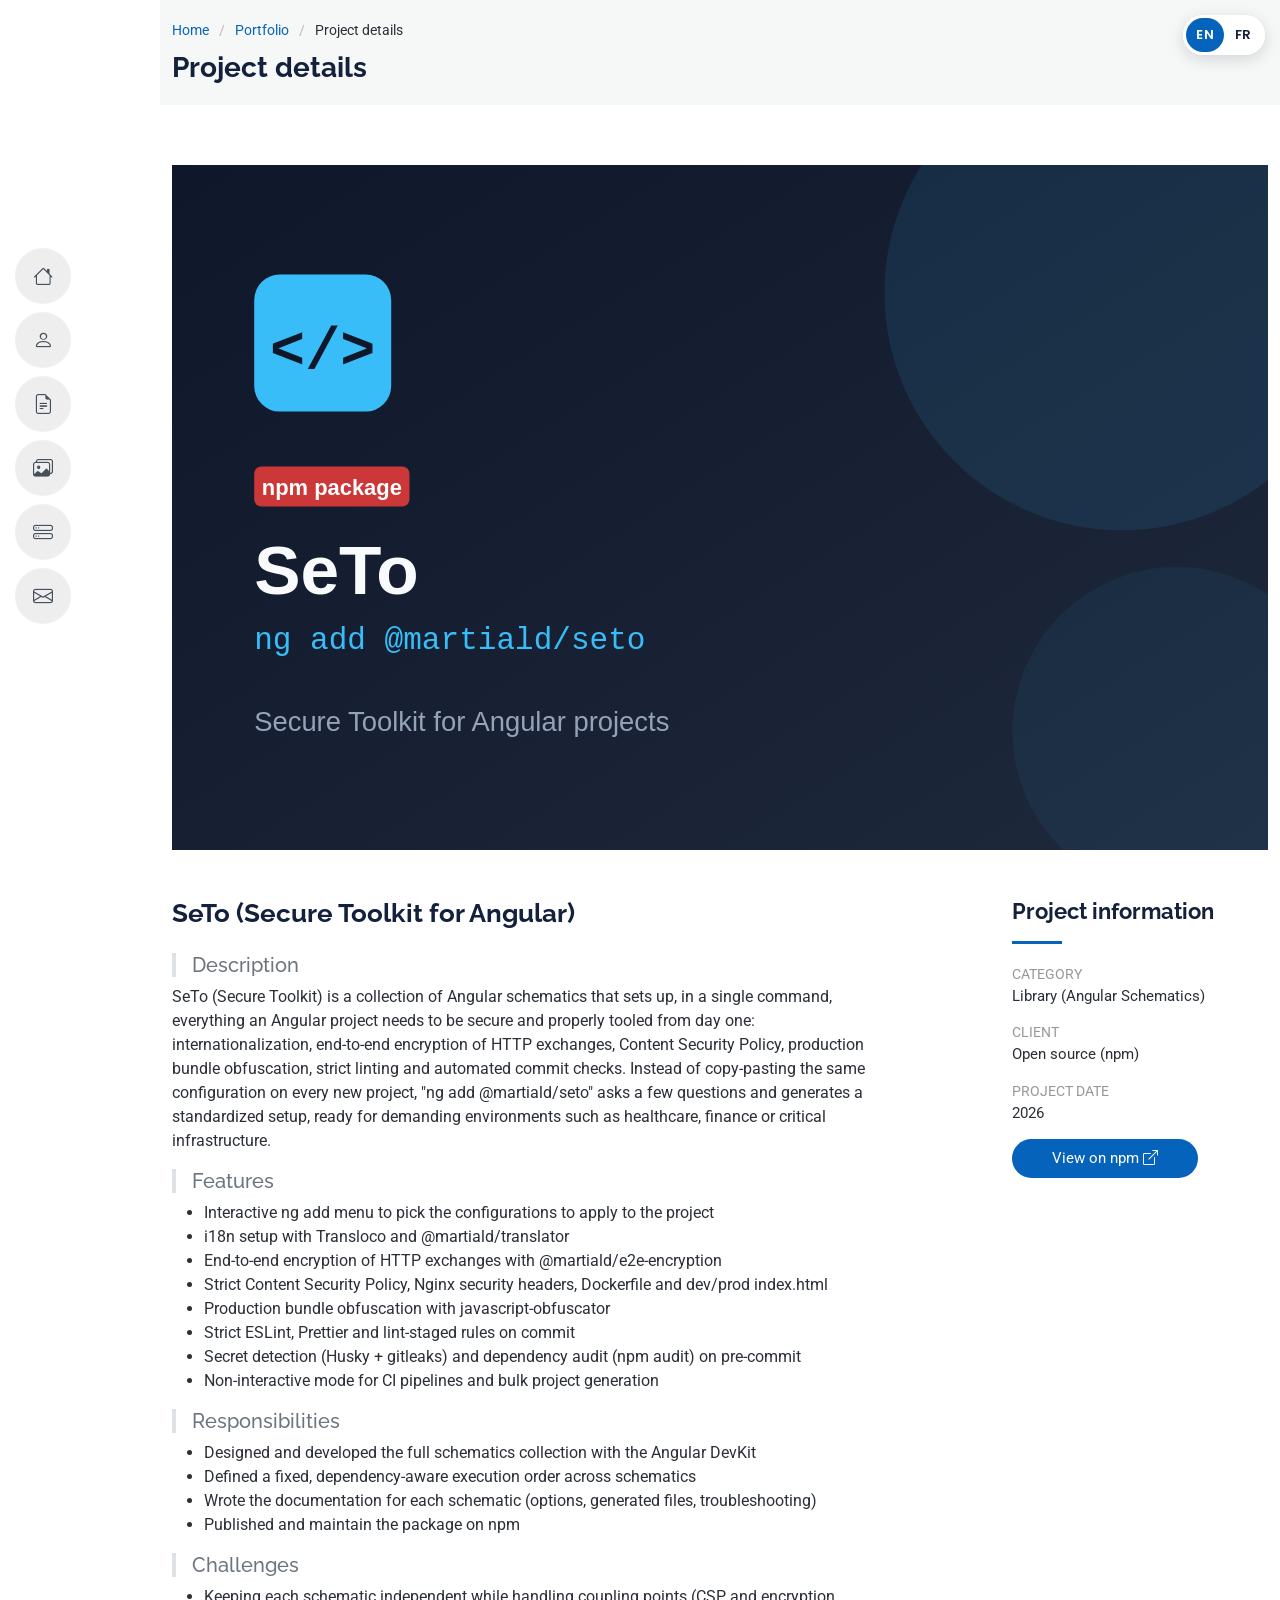
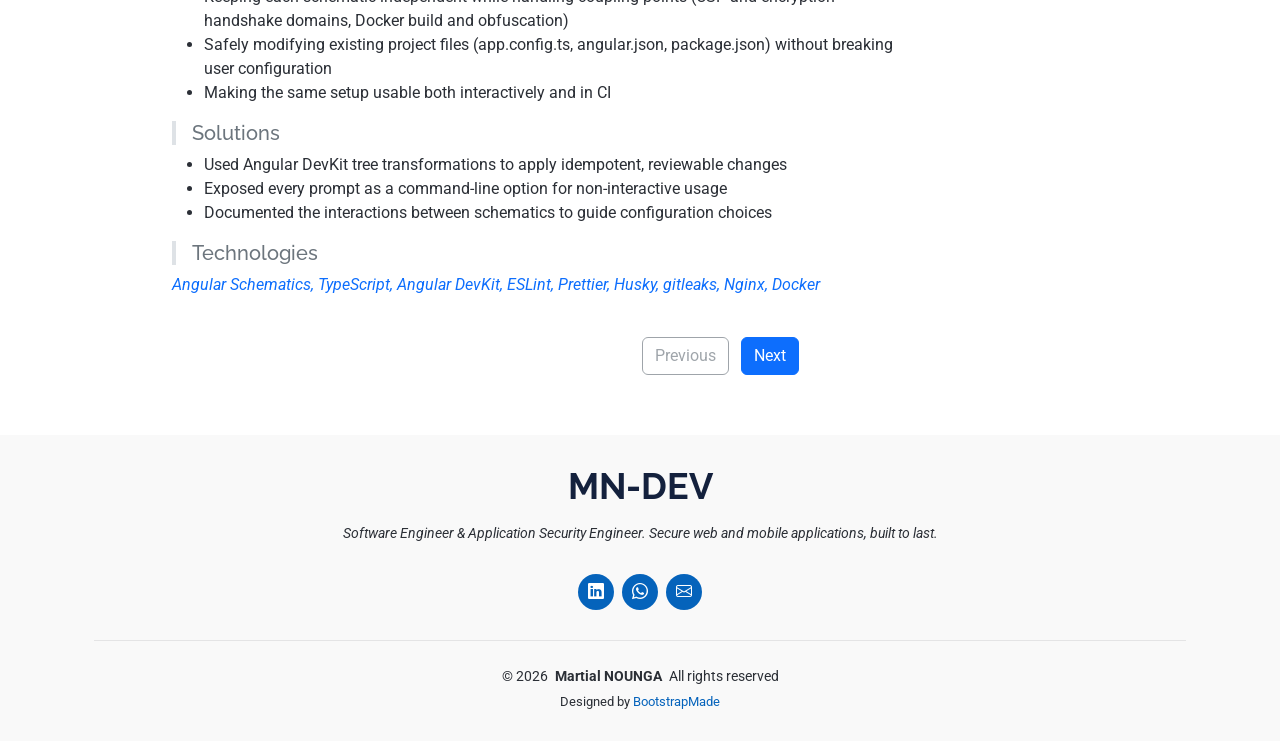
<file: portfolio-details.html>
<!DOCTYPE html>
<html lang="en">

<head>
  <meta charset="utf-8">
  <meta content="width=device-width, initial-scale=1.0" name="viewport">
  <title>Project details | Martial NOUNGA</title>
  <meta content="Project case studies by Martial NOUNGA, Software Engineer and Application Security Engineer." name="description">
  <meta content="Martial NOUNGA, MN-DEV, Software Engineer, Application Security Engineer, Developpeur Fullstack" name="keywords">

  <meta property="og:title" content="Martial NOUNGA – Software Engineer & Application Security Engineer">
  <meta property="og:type" content="website">
  <meta property="og:url" content="https://m-dev-psi.vercel.app">
  <meta property="og:image" content="https://m-dev-psi.vercel.app/assets/img/og-image1.jpg">
  <meta property="og:description" content="Software Engineer and Application Security Engineer. I build secure web and mobile applications, automate security in CI/CD pipelines and perform penetration testing.">

  <!-- Favicons -->
  <link href="assets/img/favicon.png" rel="icon">
  <link href="assets/img/apple-touch-icon.png" rel="apple-touch-icon">

  <!-- Fonts -->
  <link href="https://fonts.googleapis.com" rel="preconnect">
  <link href="https://fonts.gstatic.com" rel="preconnect" crossorigin>
  <link href="https://fonts.googleapis.com/css2?family=Roboto:ital,wght@0,400;0,500;0,700;1,400&family=Poppins:wght@400;500;600&family=Raleway:wght@600;700;800&display=swap" rel="stylesheet">

  <!-- Vendor CSS Files -->
  <link href="assets/vendor/bootstrap/css/bootstrap.min.css" rel="stylesheet">
  <link href="assets/vendor/bootstrap-icons/bootstrap-icons.css" rel="stylesheet">
  <link href="assets/vendor/aos/aos.css" rel="stylesheet">
  <link href="assets/vendor/glightbox/css/glightbox.min.css" rel="stylesheet">
  <link href="assets/vendor/swiper/swiper-bundle.min.css" rel="stylesheet">

  <!-- Main CSS File -->
  <link href="assets/css/main.css" rel="stylesheet">

  <!-- =======================================================
  * Template Name: MyResume
  * Template URL: https://bootstrapmade.com/free-html-bootstrap-template-my-resume/
  * Updated: Jun 29 2024 with Bootstrap v5.3.3
  * Author: BootstrapMade.com
  * License: https://bootstrapmade.com/license/
  ======================================================== -->
</head>

<!-- Google tag (gtag.js) -->
<script async src="https://www.googletagmanager.com/gtag/js?id=G-HFC8Z73PKP"></script>
<script>
  window.dataLayer = window.dataLayer || [];
  function gtag(){dataLayer.push(arguments);}
  gtag('js', new Date());

  gtag('config', 'G-HFC8Z73PKP');
</script>

<body class="portfolio-details-page">

  <!-- Language switcher (see assets/js/i18n.js) -->
  <div class="lang-switch" role="group" aria-label="Change language">
    <button type="button" data-lang="en" lang="en">EN</button>
    <button type="button" data-lang="fr" lang="fr">FR</button>
  </div>

  <header id="header" class="header d-flex flex-column justify-content-center">

    <i class="header-toggle d-xl-none bi bi-list"></i>

    <nav id="navmenu" class="navmenu">
      <ul>
        <li><a href="index.html#hero"><i class="bi bi-house navicon"></i><span data-i18n="nav.home">Home</span></a></li>
        <li><a href="index.html#about"><i class="bi bi-person navicon"></i><span data-i18n="nav.about">About</span></a></li>
        <li><a href="index.html#resume"><i class="bi bi-file-earmark-text navicon"></i><span data-i18n="nav.resume">Resume</span></a></li>
        <li><a href="index.html#portfolio"><i class="bi bi-images navicon"></i><span data-i18n="nav.portfolio">Portfolio</span></a></li>
        <li><a href="index.html#services"><i class="bi bi-hdd-stack navicon"></i><span data-i18n="nav.services">Services</span></a></li>
        <li><a href="index.html#contact"><i class="bi bi-envelope navicon"></i><span data-i18n="nav.contact">Contact</span></a></li>
      </ul>
    </nav>

  </header>

  <main class="main">

    <!-- Page Title -->
    <div class="page-title" data-aos="fade">
      <div class="container">
        <nav class="breadcrumbs">
          <ol>
            <li><a href="index.html" data-i18n="details.breadcrumbHome">Home</a></li>
            <li><a href="index.html#portfolio" data-i18n="details.breadcrumbPortfolio">Portfolio</a></li>
            <li class="current" data-i18n="details.pageTitle">Project details</li>
          </ol>
        </nav>
        <h1 data-i18n="details.pageTitle">Project details</h1>
      </div>
    </div><!-- End Page Title -->

    <!-- Portfolio Details Section -->
    <section id="portfolio-details" class="portfolio-details section">

      <div class="container" data-aos="fade-up">

        <div class="portfolio-details-slider swiper init-swiper">
          <script type="application/json" class="swiper-config">
            {
              "loop": true,
              "speed": 600,
              "autoplay": {
                "delay": 5000
              },
              "slidesPerView": "auto",
              "navigation": {
                "nextEl": ".swiper-button-next",
                "prevEl": ".swiper-button-prev"
              },
              "pagination": {
                "el": ".swiper-pagination",
                "type": "bullets",
                "clickable": true
              }
            }
          </script>
          <div id="swipper" class="swiper-wrapper align-items-center">

          </div>
          <div class="swiper-button-prev"></div>
          <div class="swiper-button-next"></div>
          <div class="swiper-pagination"></div>
        </div>

        <div class="row justify-content-between gy-4 mt-4">

          <div class="col-lg-8" id="project-details"></div>
          <div class="col-lg-3" id="project-info"></div>

        </div>

        <div class="text-center mt-4">
          <button id="prevBtn" class="btn btn-outline-secondary me-2" data-i18n="details.prev">Previous</button>
          <button id="nextBtn" class="btn btn-primary" data-i18n="details.next">Next</button>
        </div>

      </div>

    </section><!-- /Portfolio Details Section -->

  </main>

  <footer id="footer" class="footer position-relative light-background">
    <div class="container">
      <h3 class="sitename">MN-DEV</h3>
      <p data-i18n="footer.tagline">Software Engineer &amp; Application Security Engineer. Secure web and mobile applications, built to last.</p>
      <div class="social-links d-flex justify-content-center">
        <a href="https://www.linkedin.com/in/martial-nounga" target="_blank" rel="noopener" aria-label="LinkedIn"><i class="bi bi-linkedin"></i></a>
        <a href="https://wa.me/237691790529" target="_blank" rel="noopener" aria-label="WhatsApp"><i class="bi bi-whatsapp"></i></a>
        <a href="mailto:martialnounga@gmail.com" aria-label="Email"><i class="bi bi-envelope"></i></a>
      </div>
      <div class="container" style="opacity: 1;">
        <div class="copyright">
          <span>&copy; <span class="current-year">2026</span></span> <strong class="px-1 sitename">Martial NOUNGA</strong> <span data-i18n="footer.rights">All rights reserved</span>
        </div>
        <div class="credits">
          <!-- All the links in the footer should remain intact. -->
          <!-- You can delete the links only if you've purchased the pro version. -->
          <!-- Licensing information: https://bootstrapmade.com/license/ -->
          <!-- Purchase the pro version with working PHP/AJAX contact form: [buy-url] -->
          Designed by <a href="https://bootstrapmade.com/">BootstrapMade</a>
        </div>
      </div>
    </div>
  </footer>

  <!-- Scroll Top -->
  <a href="#" id="scroll-top" class="scroll-top d-flex align-items-center justify-content-center"><i class="bi bi-arrow-up-short"></i></a>

  <!-- Preloader -->
  <div id="preloader"></div>

  <!-- Vendor JS Files -->
  <script src="assets/vendor/bootstrap/js/bootstrap.bundle.min.js"></script>
  <script src="assets/vendor/aos/aos.js"></script>
  <script src="assets/vendor/typed.js/typed.umd.js"></script>
  <script src="assets/vendor/purecounter/purecounter_vanilla.js"></script>
  <script src="assets/vendor/waypoints/noframework.waypoints.js"></script>
  <script src="assets/vendor/glightbox/js/glightbox.min.js"></script>
  <script src="assets/vendor/imagesloaded/imagesloaded.pkgd.min.js"></script>
  <script src="assets/vendor/isotope-layout/isotope.pkgd.min.js"></script>
  <script src="assets/vendor/swiper/swiper-bundle.min.js"></script>

  <!-- Main JS File -->
  <script src="assets/js/i18n.js"></script>
  <script src="assets/js/data.fr.js"></script>
  <script src="assets/js/main.js"></script>
  <script src="assets/js/data.js"></script>
  <script src="assets/js/project-details.js"></script>
  <script>document.querySelectorAll('.current-year').forEach(el => el.textContent = new Date().getFullYear());</script>

</body>

</html>
</file>
<file: assets/css/main.css>
/**
* Template Name: MyResume
* Template URL: https://bootstrapmade.com/free-html-bootstrap-template-my-resume/
* Updated: Jun 29 2024 with Bootstrap v5.3.3
* Author: BootstrapMade.com
* License: https://bootstrapmade.com/license/
*/

/*--------------------------------------------------------------
# Font & Color Variables
# Help: https://bootstrapmade.com/color-system/
--------------------------------------------------------------*/
/* Fonts */
:root {
  --default-font: "Roboto",  system-ui, -apple-system, "Segoe UI", Roboto, "Helvetica Neue", Arial, "Noto Sans", "Liberation Sans", sans-serif, "Apple Color Emoji", "Segoe UI Emoji", "Segoe UI Symbol", "Noto Color Emoji";
  --heading-font: "Raleway",  sans-serif;
  --nav-font: "Poppins",  sans-serif;
}

/* Global Colors - The following color variables are used throughout the website. Updating them here will change the color scheme of the entire website */
:root { 
  --background-color: #ffffff; /* Background color for the entire website, including individual sections */
  --default-color: #2b2f36; /* Default color used for the majority of the text content across the entire website */
  --heading-color: #14213d; /* Color for headings, subheadings and title throughout the website */
  --brand-dark: #0b1324; /* Deep navy used for dark, high-contrast surfaces (hero) */
  --brand-highlight: #4cc3ff; /* Bright accent readable on dark surfaces */
  --accent-color: #0563bb; /* Accent color that represents your brand on the website. It's used for buttons, links, and other elements that need to stand out */
  --surface-color: #ffffff; /* The surface color is used as a background of boxed elements within sections, such as cards, icon boxes, or other elements that require a visual separation from the global background. */
  --contrast-color: #ffffff; /* Contrast color for text, ensuring readability against backgrounds of accent, heading, or default colors. */
}

/* Nav Menu Colors - The following color variables are used specifically for the navigation menu. They are separate from the global colors to allow for more customization options */
:root {
  --nav-color: #45505b;  /* The default color of the main navmenu links */
  --nav-hover-color: #0563bb; /* Applied to main navmenu links when they are hovered over or active */
  --nav-mobile-background-color: #ffffff; /* Used as the background color for mobile navigation menu */
  --nav-dropdown-background-color: #ffffff; /* Used as the background color for dropdown items that appear when hovering over primary navigation items */
  --nav-dropdown-color: #212529; /* Used for navigation links of the dropdown items in the navigation menu. */
  --nav-dropdown-hover-color: #0563bb; /* Similar to --nav-hover-color, this color is applied to dropdown navigation links when they are hovered over. */
}

/* Color Presets - These classes override global colors when applied to any section or element, providing reuse of the sam color scheme. */

.light-background {
  --background-color: #f9f9f9;
  --surface-color: #ffffff;
}

.dark-background {
  --background-color: #0b1324;
  --default-color: #ffffff;
  --heading-color: #ffffff;
  --surface-color: #16213a;
  --contrast-color: #ffffff;
}

/* Smooth scroll */
:root {
  scroll-behavior: smooth;
}

/*--------------------------------------------------------------
# General Styling & Shared Classes
--------------------------------------------------------------*/
body {
  color: var(--default-color);
  background-color: var(--background-color);
  font-family: var(--default-font);
}

a {
  color: var(--accent-color);
  text-decoration: none;
  transition: 0.3s;
}

a:hover {
  color: color-mix(in srgb, var(--accent-color), transparent 25%);
  text-decoration: none;
}

h1,
h2,
h3,
h4,
h5,
h6 {
  color: var(--heading-color);
  font-family: var(--heading-font);
}

/* PHP Email Form Messages
------------------------------*/
.php-email-form .error-message {
  display: none;
  background: #df1529;
  color: #ffffff;
  text-align: left;
  padding: 15px;
  margin-bottom: 24px;
  font-weight: 600;
}

.php-email-form .sent-message {
  display: none;
  color: #ffffff;
  background: #059652;
  text-align: center;
  padding: 15px;
  margin-bottom: 24px;
  font-weight: 600;
}

.php-email-form .loading {
  display: none;
  background: var(--surface-color);
  text-align: center;
  padding: 15px;
  margin-bottom: 24px;
}

.php-email-form .loading:before {
  content: "";
  display: inline-block;
  border-radius: 50%;
  width: 24px;
  height: 24px;
  margin: 0 10px -6px 0;
  border: 3px solid var(--accent-color);
  border-top-color: var(--surface-color);
  animation: php-email-form-loading 1s linear infinite;
}

@keyframes php-email-form-loading {
  0% {
    transform: rotate(0deg);
  }

  100% {
    transform: rotate(360deg);
  }
}

/*--------------------------------------------------------------
# Global Header
--------------------------------------------------------------*/
.header {
  color: var(--default-color);
  position: fixed;
  top: 0;
  left: 0;
  bottom: 0;
  padding: 0 15px;
  transition: all ease-in-out 0.3s;
  overflow-y: auto;
  z-index: 997;
  min-width: 200px;
}

@media (max-width: 1199px) {
  .header {
    background-color: var(--background-color);
    border-right: 1px solid color-mix(in srgb, var(--default-color), transparent 90%);
    width: 300px;
    left: -100%;
  }
}

/* On desktop the header is a transparent full-height column: let clicks pass
   through it so it does not block the page content, except on the menu items */
@media (min-width: 1200px) {
  .header,
  .header .navmenu ul {
    pointer-events: none;
  }

  .header .navmenu a {
    pointer-events: auto;
  }
}

@media (min-width: 1200px) and (max-width: 1600px) {
  .header~main {
    margin-left: 160px;
  }

  /* 100% + the main margin instead of 100vw, which includes the vertical
     scrollbar and caused a horizontal scroll */
  .header~main .hero {
    margin-left: -160px;
    width: calc(100% + 160px);
  }
}

.header.header-show {
  left: 0;
}

.header .header-toggle {
  color: var(--contrast-color);
  background-color: var(--accent-color);
  font-size: 22px;
  display: flex;
  align-items: center;
  justify-content: center;
  width: 40px;
  height: 40px;
  border-radius: 50%;
  cursor: pointer;
  position: fixed;
  top: 15px;
  right: 15px;
  z-index: 9999;
  transition: background-color 0.3s;
}

.header .header-toggle:hover {
  color: var(--contrast-color);
  background-color: color-mix(in srgb, var(--accent-color) 90%, white 15%);
}

/*--------------------------------------------------------------
# Navigation Menu
--------------------------------------------------------------*/
.navmenu {
  padding: 0;
  z-index: 9997;
}

.navmenu ul {
  list-style: none;
  padding: 0 0 20px 0;
  margin: 0;
  width: 140px;
}

.navmenu a,
.navmenu a:focus {
  color: var(--nav-color);
  font-family: var(--nav-font);
  display: flex;
  align-items: center;
  padding: 10px 18px;
  margin-bottom: 8px;
  font-size: 15px;
  border-radius: 50px;
  background: color-mix(in srgb, var(--default-color), transparent 92%);
  height: 56px;
  width: 100%;
  overflow: hidden;
  transition: 0.3s;
}

.navmenu a i,
.navmenu a:focus i {
  font-size: 20px;
}

.navmenu a span,
.navmenu a:focus span {
  padding: 0 5px 0 7px;
}

@media (min-width: 992px) {

  .navmenu a,
  .navmenu a:focus {
    max-width: 56px;
  }

  .navmenu a span,
  .navmenu a:focus span {
    display: none;
  }
}

.navmenu a:hover,
.navmenu .active,
.navmenu .active:focus,
.navmenu li:hover>a {
  color: var(--contrast-color);
  background: var(--nav-hover-color);
}

.navmenu a:hover,
.navmenu li:hover>a {
  max-width: 100%;
  color: var(--contrast-color);
}

.navmenu a:hover span,
.navmenu li:hover>a span {
  display: block;
}

/*--------------------------------------------------------------
# Global Footer
--------------------------------------------------------------*/
.footer {
  color: var(--default-color);
  background-color: var(--background-color);
  font-size: 14px;
  text-align: center;
  padding: 30px 0;
  position: relative;
}

.footer h3 {
  font-size: 36px;
  font-weight: 700;
  position: relative;
  padding: 0;
  margin: 0 0 15px 0;
}

.footer p {
  font-size: 15;
  font-style: italic;
  padding: 0;
  margin: 0 0 30px 0;
}

.footer .social-links {
  margin: 0 0 30px 0;
}

.footer .social-links a {
  font-size: 16px;
  display: flex;
  align-items: center;
  justify-content: center;
  background: var(--accent-color);
  color: var(--contrast-color);
  line-height: 1;
  margin: 0 4px;
  border-radius: 50%;
  text-align: center;
  width: 36px;
  height: 36px;
  transition: 0.3s;
}

.footer .social-links a:hover {
  background: color-mix(in srgb, var(--accent-color), transparent 20%);
  text-decoration: none;
}

.footer .copyright {
  padding-top: 25px;
  border-top: 1px solid color-mix(in srgb, var(--default-color), transparent 90%);
}

.footer .credits {
  font-size: 13px;
  padding-top: 5px;
}

/*--------------------------------------------------------------
# Preloader
--------------------------------------------------------------*/
#preloader {
  position: fixed;
  inset: 0;
  z-index: 999999;
  overflow: hidden;
  background: var(--background-color);
  transition: all 0.6s ease-out;
}

#preloader:before {
  content: "";
  position: fixed;
  top: calc(50% - 30px);
  left: calc(50% - 30px);
  border: 6px solid #ffffff;
  border-color: var(--accent-color) transparent var(--accent-color) transparent;
  border-radius: 50%;
  width: 60px;
  height: 60px;
  animation: animate-preloader 1.5s linear infinite;
}

@keyframes animate-preloader {
  0% {
    transform: rotate(0deg);
  }

  100% {
    transform: rotate(360deg);
  }
}

/*--------------------------------------------------------------
# Scroll Top Button
--------------------------------------------------------------*/
.scroll-top {
  position: fixed;
  visibility: hidden;
  opacity: 0;
  right: 15px;
  bottom: -15px;
  z-index: 99999;
  background-color: var(--accent-color);
  width: 44px;
  height: 44px;
  border-radius: 50px;
  transition: all 0.4s;
}

.scroll-top i {
  font-size: 24px;
  color: var(--contrast-color);
  line-height: 0;
}

.scroll-top:hover {
  background-color: color-mix(in srgb, var(--accent-color), transparent 20%);
  color: var(--contrast-color);
}

.scroll-top.active {
  visibility: visible;
  opacity: 1;
  bottom: 15px;
}

/*--------------------------------------------------------------
# Disable aos animation delay on mobile devices
--------------------------------------------------------------*/
@media screen and (max-width: 768px) {
  [data-aos-delay] {
    transition-delay: 0 !important;
  }
}

/*--------------------------------------------------------------
# Global Page Titles & Breadcrumbs
--------------------------------------------------------------*/
.page-title {
  --background-color: color-mix(in srgb, var(--default-color), transparent 96%);
  color: var(--default-color);
  background-color: var(--background-color);
  padding: 20px 0;
  position: relative;
}

.page-title h1 {
  font-size: 28px;
  font-weight: 700;
  margin: 0;
}

.page-title .breadcrumbs ol {
  display: flex;
  flex-wrap: wrap;
  list-style: none;
  padding: 0 0 10px 0;
  margin: 0;
  font-size: 14px;
  font-weight: 400;
}

.page-title .breadcrumbs ol li+li {
  padding-left: 10px;
}

.page-title .breadcrumbs ol li+li::before {
  content: "/";
  display: inline-block;
  padding-right: 10px;
  color: color-mix(in srgb, var(--default-color), transparent 70%);
}

/*--------------------------------------------------------------
# Global Sections
--------------------------------------------------------------*/
section,
.section {
  color: var(--default-color);
  background-color: var(--background-color);
  padding: 60px 0;
  overflow: clip;
}

/*--------------------------------------------------------------
# Global Section Titles
--------------------------------------------------------------*/
.section-title {
  text-align: center;
  padding-bottom: 60px;
  position: relative;
}

.section-title h2 {
  font-size: 32px;
  font-weight: 700;
  margin-bottom: 20px;
  padding-bottom: 20px;
  position: relative;
}

.section-title h2:before {
  content: "";
  position: absolute;
  display: block;
  width: 160px;
  height: 1px;
  background: color-mix(in srgb, var(--default-color), transparent 60%);
  left: 0;
  right: 0;
  bottom: 1px;
  margin: auto;
}

.section-title h2::after {
  content: "";
  position: absolute;
  display: block;
  width: 60px;
  height: 3px;
  background: var(--accent-color);
  left: 0;
  right: 0;
  bottom: 0;
  margin: auto;
}

.section-title p {
  margin-bottom: 0;
}

/*--------------------------------------------------------------
# Hero Section
--------------------------------------------------------------*/
.hero {
  width: 100%;
  min-height: 100vh;
  position: relative;
  padding: 100px 0 80px 0;
  display: flex;
  align-items: center;
  overflow: hidden;
}

.hero img {
  position: absolute;
  inset: 0;
  display: block;
  width: 100%;
  height: 100%;
  object-fit: cover;
  z-index: 1;
}

/* Dark gradient overlay: keeps the photo as texture while guaranteeing text contrast */
.hero:before {
  content: "";
  background: linear-gradient(100deg, rgba(11, 19, 36, 0.96) 0%, rgba(11, 19, 36, 0.88) 45%, rgba(11, 19, 36, 0.6) 100%);
  position: absolute;
  inset: 0;
  z-index: 2;
}

.hero .container {
  position: relative;
  z-index: 3;
}

.hero .hero-eyebrow {
  display: inline-flex;
  align-items: center;
  gap: 8px;
  font-family: var(--nav-font);
  font-size: 14px;
  font-weight: 500;
  color: rgba(255, 255, 255, 0.85);
  background: rgba(255, 255, 255, 0.08);
  border: 1px solid rgba(255, 255, 255, 0.15);
  padding: 6px 14px;
  border-radius: 50px;
  margin-bottom: 24px;
}

.hero .status-dot {
  width: 8px;
  height: 8px;
  border-radius: 50%;
  background: #22c55e;
  box-shadow: 0 0 0 4px rgba(34, 197, 94, 0.25);
}

.hero h1 {
  margin: 0;
  font-size: 68px;
  font-weight: 800;
  letter-spacing: -1px;
  line-height: 1.05;
  color: #ffffff;
}

.hero .hero-role {
  margin: 16px 0 0 0;
  font-family: var(--heading-font);
  font-size: 28px;
  font-weight: 700;
  color: #ffffff;
}

.hero .text-accent {
  color: var(--brand-highlight);
}

.hero .hero-typed {
  margin: 14px 0 0 0;
  font-size: 20px;
  color: rgba(255, 255, 255, 0.75);
  min-height: 30px;
}

.hero .hero-typed .typed {
  color: #ffffff;
  border-bottom: 2px solid var(--brand-highlight);
}

.hero .typed-cursor {
  color: var(--brand-highlight);
}

.hero .hero-actions {
  display: flex;
  flex-wrap: wrap;
  gap: 14px;
  margin-top: 36px;
}

.hero .btn-hero {
  display: inline-flex;
  align-items: center;
  gap: 8px;
  font-family: var(--nav-font);
  font-weight: 500;
  font-size: 16px;
  padding: 13px 28px;
  border-radius: 50px;
  transition: 0.3s;
}

.hero .btn-hero-primary {
  background: var(--accent-color);
  color: #ffffff;
  box-shadow: 0 10px 30px rgba(5, 99, 187, 0.35);
}

.hero .btn-hero-primary:hover {
  background: #0a74d6;
  color: #ffffff;
  transform: translateY(-2px);
}

.hero .btn-hero-ghost {
  color: #ffffff;
  border: 1px solid rgba(255, 255, 255, 0.4);
}

.hero .btn-hero-ghost:hover {
  color: #ffffff;
  border-color: #ffffff;
  background: rgba(255, 255, 255, 0.08);
}

.hero .social-links {
  margin-top: 36px;
}

.hero .social-links a {
  font-size: 20px;
  display: inline-block;
  color: rgba(255, 255, 255, 0.65);
  line-height: 1;
  margin-right: 22px;
  transition: 0.3s;
}

.hero .social-links a:hover {
  color: var(--brand-highlight);
}

.hero .scroll-hint {
  position: absolute;
  z-index: 3;
  left: 50%;
  bottom: 24px;
  transform: translateX(-50%);
  color: rgba(255, 255, 255, 0.6);
  font-size: 24px;
  animation: hero-bounce 2s infinite;
}

@keyframes hero-bounce {
  0%, 100% { transform: translate(-50%, 0); }
  50% { transform: translate(-50%, 8px); }
}

@media (prefers-reduced-motion: reduce) {
  .hero .scroll-hint {
    animation: none;
  }
}

@media (max-width: 768px) {
  .hero {
    padding-top: 90px;
  }

  .hero h1 {
    font-size: 40px;
  }

  .hero .hero-role {
    font-size: 21px;
  }

  .hero .hero-typed {
    font-size: 17px;
    min-height: 52px;
  }

  .hero .btn-hero {
    padding: 12px 22px;
    font-size: 15px;
  }
}

/*--------------------------------------------------------------
# About Section
--------------------------------------------------------------*/
.about .content h2 {
  font-weight: 700;
  font-size: 24px;
}

.about .content ul {
  list-style: none;
  padding: 0;
}

.about .content ul li {
  margin-bottom: 20px;
  display: flex;
  align-items: center;
}

.about .content ul strong {
  margin-right: 10px;
}

.about .content ul i {
  font-size: 16px;
  margin-right: 5px;
  color: var(--accent-color);
  line-height: 0;
}

/*--------------------------------------------------------------
# Stats Section
--------------------------------------------------------------*/
.stats i {
  background-color: var(--accent-color);
  color: var(--contrast-color);
  width: 54px;
  height: 54px;
  font-size: 24px;
  border-radius: 50px;
  display: inline-flex;
  align-items: center;
  justify-content: center;
  position: relative;
  z-index: 1;
}

.stats .stats-item {
  margin-top: 10px;
  width: 100%;
  position: relative;
  text-align: center;
  z-index: 0;
}

.stats .stats-item span {
  font-size: 36px;
  display: block;
  font-weight: 700;
  color: color-mix(in srgb, var(--default-color), transparent 20%);
}

.stats .stats-item p {
  padding: 0;
  margin: 0;
  color: color-mix(in srgb, var(--default-color), transparent 50%);
  font-size: 16px;
}

/*--------------------------------------------------------------
# Skills Section
--------------------------------------------------------------*/
.skills .progress {
  height: 60px;
  display: block;
  background: none;
  border-radius: 0;
}

.skills .progress .skill {
  color: var(--heading-color);
  padding: 0;
  margin: 0 0 6px 0;
  text-transform: uppercase;
  display: block;
  font-weight: 600;
  font-family: var(--heading-font);
}

.skills .progress .skill .val {
  float: right;
  font-style: normal;
}

.skills .progress-bar-wrap {
  background: color-mix(in srgb, var(--default-color), transparent 90%);
  height: 10px;
}

.skills .progress-bar {
  width: 1px;
  height: 10px;
  transition: 0.9s;
  background-color: var(--accent-color);
}

/*--------------------------------------------------------------
# Resume Section
--------------------------------------------------------------*/
.resume .resume-title {
  color: var(--heading-color);
  font-size: 26px;
  font-weight: 700;
  margin-top: 20px;
  margin-bottom: 20px;
}

.resume .resume-item {
  padding: 0 0 20px 20px;
  margin-top: -2px;
  border-left: 2px solid var(--accent-color);
  position: relative;
}

.resume .resume-item h4 {
  line-height: 1.35;
  font-size: 18px;
  font-weight: 700;
  color: var(--heading-color);
  margin-bottom: 10px;
}

.resume .resume-item h5 {
  font-size: 14px;
  padding: 4px 12px;
  display: inline-block;
  font-weight: 600;
  margin-bottom: 10px;
  color: var(--accent-color);
  background: color-mix(in srgb, var(--accent-color), transparent 92%);
  border-radius: 50px;
}

.resume .resume-item ul {
  padding-left: 20px;
}

.resume .resume-item ul li {
  padding-bottom: 10px;
}

.resume .resume-item:last-child {
  padding-bottom: 0;
}

.resume .resume-item::before {
  content: "";
  position: absolute;
  width: 16px;
  height: 16px;
  border-radius: 50px;
  left: -9px;
  top: 0;
  background: var(--background-color);
  border: 2px solid var(--accent-color);
}

/*--------------------------------------------------------------
# Portfolio Section
--------------------------------------------------------------*/
.portfolio .portfolio-filters {
  padding: 0;
  margin: 0 auto 20px auto;
  list-style: none;
  text-align: center;
}

.portfolio .portfolio-filters li {
  cursor: pointer;
  display: inline-block;
  padding: 8px 20px 10px 20px;
  margin: 0;
  font-size: 15px;
  font-weight: 500;
  line-height: 1;
  margin-bottom: 5px;
  border-radius: 50px;
  transition: all 0.3s ease-in-out;
  font-family: var(--heading-font);
}

.portfolio .portfolio-filters li:hover,
.portfolio .portfolio-filters li.filter-active {
  color: var(--contrast-color);
  background-color: var(--accent-color);
}

.portfolio .portfolio-filters li:first-child {
  margin-left: 0;
}

.portfolio .portfolio-filters li:last-child {
  margin-right: 0;
}

@media (max-width: 575px) {
  .portfolio .portfolio-filters li {
    font-size: 14px;
    margin: 0 0 10px 0;
  }
}

.portfolio .portfolio-item {
  position: relative;
  overflow: hidden;
}

.portfolio .portfolio-item .portfolio-info {
  opacity: 0;
  position: absolute;
  left: 12px;
  right: 12px;
  bottom: -100%;
  z-index: 3;
  transition: all ease-in-out 0.5s;
  background: color-mix(in srgb, var(--background-color), transparent 10%);
  padding: 15px;
}

.portfolio .portfolio-item .portfolio-info h4 {
  font-size: 18px;
  font-weight: 600;
  padding-right: 50px;
}

.portfolio .portfolio-item .portfolio-info p {
  color: color-mix(in srgb, var(--default-color), transparent 30%);
  font-size: 14px;
  margin-bottom: 0;
  padding-right: 50px;
}

.portfolio .portfolio-item .portfolio-info .preview-link,
.portfolio .portfolio-item .portfolio-info .details-link {
  position: absolute;
  right: 50px;
  font-size: 24px;
  top: calc(50% - 14px);
  color: color-mix(in srgb, var(--default-color), transparent 30%);
  transition: 0.3s;
  line-height: 0;
}

.portfolio .portfolio-item .portfolio-info .preview-link:hover,
.portfolio .portfolio-item .portfolio-info .details-link:hover {
  color: var(--accent-color);
}

.portfolio .portfolio-item .portfolio-info .details-link {
  right: 14px;
  font-size: 28px;
}

.portfolio .portfolio-item:hover .portfolio-info {
  opacity: 1;
  bottom: 0;
}

/*--------------------------------------------------------------
# Services Section
--------------------------------------------------------------*/
.services .service-item {
  background-color: var(--surface-color);
  box-shadow: 0px 5px 90px 0px rgba(0, 0, 0, 0.1);
  height: 100%;
  padding: 60px 30px;
  text-align: center;
  transition: 0.3s;
  border-radius: 5px;
}

.services .service-item .icon {
  margin: 0 auto;
  width: 100px;
  height: 100px;
  display: flex;
  align-items: center;
  justify-content: center;
  transition: ease-in-out 0.3s;
  position: relative;
}

.services .service-item .icon i {
  font-size: 36px;
  transition: 0.5s;
  position: relative;
}

.services .service-item .icon svg {
  position: absolute;
  top: 0;
  left: 0;
}

.services .service-item .icon svg path {
  transition: 0.5s;
  fill: color-mix(in srgb, var(--default-color), transparent 95%);
}

.services .service-item h3 {
  font-weight: 700;
  margin: 10px 0 15px 0;
  font-size: 22px;
}

.services .service-item p {
  line-height: 24px;
  font-size: 14px;
  margin-bottom: 0;
}

.services .service-item:hover {
  box-shadow: 0px 5px 35px 0px rgba(0, 0, 0, 0.1);
}

.services .service-item.item-cyan i {
  color: #0dcaf0;
}

.services .service-item.item-cyan:hover .icon i {
  color: #fff;
}

.services .service-item.item-cyan:hover .icon path {
  fill: #0dcaf0;
}

.services .service-item.item-orange i {
  color: #fd7e14;
}

.services .service-item.item-orange:hover .icon i {
  color: #fff;
}

.services .service-item.item-orange:hover .icon path {
  fill: #fd7e14;
}

.services .service-item.item-teal i {
  color: #20c997;
}

.services .service-item.item-teal:hover .icon i {
  color: #fff;
}

.services .service-item.item-teal:hover .icon path {
  fill: #20c997;
}

.services .service-item.item-red i {
  color: #df1529;
}

.services .service-item.item-red:hover .icon i {
  color: #fff;
}

.services .service-item.item-red:hover .icon path {
  fill: #df1529;
}

.services .service-item.item-indigo i {
  color: #6610f2;
}

.services .service-item.item-indigo:hover .icon i {
  color: #fff;
}

.services .service-item.item-indigo:hover .icon path {
  fill: #6610f2;
}

.services .service-item.item-pink i {
  color: #f3268c;
}

.services .service-item.item-pink:hover .icon i {
  color: #fff;
}

.services .service-item.item-pink:hover .icon path {
  fill: #f3268c;
}

/* Featured full-width service card (AppSec) */
.services .service-featured {
  padding: 50px 40px;
  text-align: left;
  border-top: 4px solid var(--accent-color);
}

.services .service-featured .featured-intro .icon {
  margin: 0 0 10px 0;
}

.services .service-featured .featured-intro .icon i {
  color: var(--accent-color);
}

.services .service-featured:hover .featured-intro .icon i {
  color: var(--contrast-color);
}

.services .service-featured:hover .featured-intro .icon path {
  fill: var(--accent-color);
}

.services .service-featured .featured-badge {
  display: inline-block;
  font-size: 12px;
  font-weight: 700;
  letter-spacing: 1px;
  text-transform: uppercase;
  color: var(--accent-color);
  background-color: color-mix(in srgb, var(--accent-color), transparent 90%);
  padding: 4px 12px;
  border-radius: 50px;
}

.services .service-featured .featured-intro p {
  font-size: 15px;
}

.services .service-featured .featured-cta {
  display: inline-flex;
  align-items: center;
  gap: 6px;
  margin-top: 20px;
  padding: 10px 24px;
  border-radius: 50px;
  font-weight: 600;
  color: var(--contrast-color);
  background-color: var(--accent-color);
  transition: 0.3s;
}

.services .service-featured .featured-cta:hover {
  background-color: color-mix(in srgb, var(--accent-color), transparent 20%);
}

.services .service-featured .appsec-point {
  display: flex;
  gap: 16px;
  height: 100%;
  padding: 20px;
  border-radius: 5px;
  background-color: color-mix(in srgb, var(--default-color), transparent 96%);
  transition: 0.3s;
}

.services .service-featured .appsec-point:hover {
  background-color: color-mix(in srgb, var(--accent-color), transparent 92%);
}

.services .service-featured .appsec-point i {
  flex-shrink: 0;
  font-size: 28px;
  line-height: 1;
  color: var(--accent-color);
}

.services .service-featured .appsec-point h4 {
  font-size: 16px;
  font-weight: 700;
  margin: 0 0 6px 0;
}

.services .service-featured .appsec-point p {
  font-size: 14px;
  line-height: 22px;
}

@media (max-width: 575px) {
  .services .service-featured {
    padding: 40px 20px;
  }
}

/*--------------------------------------------------------------
# Testimonials Section
--------------------------------------------------------------*/
.testimonials .testimonials-carousel,
.testimonials .testimonials-slider {
  overflow: hidden;
}

.testimonials .testimonial-item .testimonial-content {
  border-left: 3px solid var(--accent-color);
  padding-left: 30px;
}

.testimonials .testimonial-item .testimonial-img {
  border-radius: 50%;
  border: 4px solid var(--background-color);
  margin: 0 auto;
}

.testimonials .testimonial-item h3 {
  font-size: 20px;
  font-weight: bold;
  margin: 10px 0 5px 0;
}

.testimonials .testimonial-item h4 {
  font-size: 14px;
  color: color-mix(in srgb, var(--default-color), transparent 40%);
  margin: 0 0 10px 0;
}

.testimonials .testimonial-item .stars i {
  color: #ffc107;
  margin: 0 1px;
}

.testimonials .testimonial-item .quote-icon-left,
.testimonials .testimonial-item .quote-icon-right {
  color: color-mix(in srgb, var(--accent-color), transparent 50%);
  font-size: 26px;
  line-height: 0;
}

.testimonials .testimonial-item .quote-icon-left {
  display: inline-block;
  left: -5px;
  position: relative;
}

.testimonials .testimonial-item .quote-icon-right {
  display: inline-block;
  right: -5px;
  position: relative;
  top: 10px;
  transform: scale(-1, -1);
}

.testimonials .testimonial-item p {
  font-style: italic;
}

.testimonials .swiper-wrapper {
  height: auto;
}

.testimonials .swiper-pagination {
  margin-top: 30px;
  position: relative;
}

.testimonials .swiper-pagination .swiper-pagination-bullet {
  width: 12px;
  height: 12px;
  background-color: color-mix(in srgb, var(--default-color), transparent 85%);
  opacity: 1;
}

.testimonials .swiper-pagination .swiper-pagination-bullet-active {
  background-color: var(--accent-color);
}

/*--------------------------------------------------------------
# Contact Section
--------------------------------------------------------------*/
.contact .info-item+.info-item {
  margin-top: 40px;
}

.contact .info-item i {
  color: var(--accent-color);
  background: color-mix(in srgb, var(--accent-color), transparent 92%);
  font-size: 20px;
  width: 44px;
  height: 44px;
  display: flex;
  justify-content: center;
  align-items: center;
  border-radius: 50px;
  transition: all 0.3s ease-in-out;
  margin-right: 15px;
}

.contact .info-item h3 {
  padding: 0;
  font-size: 18px;
  font-weight: 700;
  margin-bottom: 5px;
}

.contact .info-item p {
  padding: 0;
  margin-bottom: 0;
  font-size: 14px;
}

.contact .info-item:hover i {
  background: var(--accent-color);
  color: var(--contrast-color);
}

.contact .php-email-form {
  height: 100%;
}

.contact .php-email-form input[type=text],
.contact .php-email-form input[type=email],
.contact .php-email-form textarea {
  font-size: 14px;
  padding: 10px 15px;
  box-shadow: none;
  border-radius: 0;
  color: var(--default-color);
  background-color: color-mix(in srgb, var(--background-color), transparent 50%);
  border-color: color-mix(in srgb, var(--default-color), transparent 80%);
}

.contact .php-email-form input[type=text]:focus,
.contact .php-email-form input[type=email]:focus,
.contact .php-email-form textarea:focus {
  border-color: var(--accent-color);
}

.contact .php-email-form input[type=text]::placeholder,
.contact .php-email-form input[type=email]::placeholder,
.contact .php-email-form textarea::placeholder {
  color: color-mix(in srgb, var(--default-color), transparent 70%);
}

.contact .php-email-form button[type=submit] {
  color: var(--contrast-color);
  background: var(--accent-color);
  border: 0;
  padding: 10px 30px;
  transition: 0.4s;
  border-radius: 50px;
}

.contact .php-email-form button[type=submit]:hover {
  background: color-mix(in srgb, var(--accent-color), transparent 25%);
}

/*--------------------------------------------------------------
# Portfolio Details Section
--------------------------------------------------------------*/
.portfolio-details .portfolio-details-slider img {
  width: 100%;
}

.portfolio-details .swiper-wrapper {
  height: auto;
}

.portfolio-details .swiper-button-prev,
.portfolio-details .swiper-button-next {
  width: 48px;
  height: 48px;
}

.portfolio-details .swiper-button-prev:after,
.portfolio-details .swiper-button-next:after {
  color: rgba(255, 255, 255, 0.8);
  background-color: rgba(0, 0, 0, 0.15);
  font-size: 24px;
  border-radius: 50%;
  width: 48px;
  height: 48px;
  display: flex;
  align-items: center;
  justify-content: center;
  transition: 0.3s;
}

.portfolio-details .swiper-button-prev:hover:after,
.portfolio-details .swiper-button-next:hover:after {
  background-color: rgba(0, 0, 0, 0.3);
}

@media (max-width: 575px) {

  .portfolio-details .swiper-button-prev,
  .portfolio-details .swiper-button-next {
    display: none;
  }
}

.portfolio-details .swiper-pagination {
  margin-top: 20px;
  position: relative;
}

.portfolio-details .swiper-pagination .swiper-pagination-bullet {
  width: 10px;
  height: 10px;
  background-color: color-mix(in srgb, var(--default-color), transparent 85%);
  opacity: 1;
}

.portfolio-details .swiper-pagination .swiper-pagination-bullet-active {
  background-color: var(--accent-color);
}

.portfolio-details .portfolio-info h3 {
  font-size: 22px;
  font-weight: 700;
  margin-bottom: 20px;
  padding-bottom: 20px;
  position: relative;
}

.portfolio-details .portfolio-info h3:after {
  content: "";
  position: absolute;
  display: block;
  width: 50px;
  height: 3px;
  background: var(--accent-color);
  left: 0;
  bottom: 0;
}

.portfolio-details .portfolio-info ul {
  list-style: none;
  padding: 0;
  font-size: 15px;
}

.portfolio-details .portfolio-info ul li {
  display: flex;
  flex-direction: column;
  padding-bottom: 15px;
}

.portfolio-details .portfolio-info ul strong {
  text-transform: uppercase;
  font-weight: 400;
  color: color-mix(in srgb, var(--default-color), transparent 50%);
  font-size: 14px;
}

.portfolio-details .portfolio-info .btn-visit {
  padding: 8px 40px;
  background: var(--accent-color);
  color: var(--contrast-color);
  border-radius: 50px;
  transition: 0.3s;
}

.portfolio-details .portfolio-info .btn-visit:hover {
  background: color-mix(in srgb, var(--accent-color), transparent 20%);
}

.portfolio-details .portfolio-description h2 {
  font-size: 26px;
  font-weight: 700;
  margin-bottom: 20px;
}

.portfolio-details .portfolio-description p {
  padding: 0;
}

.portfolio-details .portfolio-description .testimonial-item {
  padding: 30px 30px 0 30px;
  position: relative;
  background: color-mix(in srgb, var(--default-color), transparent 97%);
  margin-bottom: 50px;
}

.portfolio-details .portfolio-description .testimonial-item .testimonial-img {
  width: 90px;
  border-radius: 50px;
  border: 6px solid var(--background-color);
  float: left;
  margin: 0 10px 0 0;
}

.portfolio-details .portfolio-description .testimonial-item h3 {
  font-size: 18px;
  font-weight: bold;
  margin: 15px 0 5px 0;
  padding-top: 20px;
}

.portfolio-details .portfolio-description .testimonial-item h4 {
  font-size: 14px;
  color: #6c757d;
  margin: 0;
}

.portfolio-details .portfolio-description .testimonial-item .quote-icon-left,
.portfolio-details .portfolio-description .testimonial-item .quote-icon-right {
  color: color-mix(in srgb, var(--accent-color), transparent 50%);
  font-size: 26px;
  line-height: 0;
}

.portfolio-details .portfolio-description .testimonial-item .quote-icon-left {
  display: inline-block;
  left: -5px;
  position: relative;
}

.portfolio-details .portfolio-description .testimonial-item .quote-icon-right {
  display: inline-block;
  right: -5px;
  position: relative;
  top: 10px;
  transform: scale(-1, -1);
}

.portfolio-details .portfolio-description .testimonial-item p {
  font-style: italic;
  margin: 0 0 15px 0 0 0;
  padding: 0;
}

/*--------------------------------------------------------------
# Service Details Section
--------------------------------------------------------------*/
.service-details .service-box {
  padding: 20px;
  box-shadow: 0px 2px 20px rgba(0, 0, 0, 0.1);
}

.service-details .service-box+.service-box {
  margin-top: 30px;
}

.service-details .service-box h4 {
  font-size: 20px;
  font-weight: 700;
  border-bottom: 2px solid color-mix(in srgb, var(--default-color), transparent 92%);
  padding-bottom: 15px;
  margin-bottom: 15px;
}

.service-details .services-list a {
  color: color-mix(in srgb, var(--default-color), transparent 20%);
  background-color: color-mix(in srgb, var(--default-color), transparent 96%);
  display: flex;
  align-items: center;
  padding: 12px 15px;
  margin-top: 15px;
  transition: 0.3s;
}

.service-details .services-list a:first-child {
  margin-top: 0;
}

.service-details .services-list a i {
  font-size: 16px;
  margin-right: 8px;
  color: var(--accent-color);
}

.service-details .services-list a.active {
  color: var(--contrast-color);
  background-color: var(--accent-color);
}

.service-details .services-list a.active i {
  color: var(--contrast-color);
}

.service-details .services-list a:hover {
  background-color: color-mix(in srgb, var(--accent-color), transparent 95%);
  color: var(--accent-color);
}

.service-details .download-catalog a {
  color: var(--default-color);
  display: flex;
  align-items: center;
  padding: 10px 0;
  transition: 0.3s;
  border-top: 1px solid color-mix(in srgb, var(--default-color), transparent 90%);
}

.service-details .download-catalog a:first-child {
  border-top: 0;
  padding-top: 0;
}

.service-details .download-catalog a:last-child {
  padding-bottom: 0;
}

.service-details .download-catalog a i {
  font-size: 24px;
  margin-right: 8px;
  color: var(--accent-color);
}

.service-details .download-catalog a:hover {
  color: var(--accent-color);
}

.service-details .help-box {
  background-color: var(--accent-color);
  color: var(--contrast-color);
  margin-top: 30px;
  padding: 30px 15px;
}

.service-details .help-box .help-icon {
  font-size: 48px;
}

.service-details .help-box h4,
.service-details .help-box a {
  color: var(--contrast-color);
}

.service-details .services-img {
  margin-bottom: 20px;
}

.service-details h3 {
  font-size: 26px;
  font-weight: 700;
}

.service-details p {
  font-size: 15px;
}

.service-details ul {
  list-style: none;
  padding: 0;
  font-size: 15px;
}

.service-details ul li {
  padding: 5px 0;
  display: flex;
  align-items: center;
}

.service-details ul i {
  font-size: 20px;
  margin-right: 8px;
  color: var(--accent-color);
}

/*--------------------------------------------------------------
# Starter Section Section
--------------------------------------------------------------*/
.starter-section {
  /* Add your styles here */
}
.stats .stats-item span.stats-plus::after {
  content: "+";
}

/*--------------------------------------------------------------
# Brand refresh: About, Skills, Portfolio, Trusted By, Contact
--------------------------------------------------------------*/
.section-title p {
  max-width: 760px;
  margin-left: auto;
  margin-right: auto;
}

/* About */
.about .about-photo img {
  border-radius: 12px;
  box-shadow: 0 20px 50px rgba(11, 19, 36, 0.18);
}

.about .content ul a {
  color: var(--default-color);
}

.about .content ul a:hover {
  color: var(--accent-color);
}

.btn-inline {
  display: inline-flex;
  align-items: center;
  gap: 8px;
  font-family: var(--nav-font);
  font-weight: 500;
  padding: 11px 26px;
  border-radius: 50px;
  color: var(--contrast-color);
  background: var(--accent-color);
  transition: 0.3s;
}

.btn-inline:hover {
  color: var(--contrast-color);
  background: #0a74d6;
}

/* Skills: grouped chips instead of percentage bars */
.skills .skill-group {
  height: 100%;
  padding: 28px;
  border-radius: 12px;
  background: var(--surface-color);
  border: 1px solid color-mix(in srgb, var(--default-color), transparent 90%);
  transition: 0.3s;
}

.skills .skill-group:hover {
  border-color: color-mix(in srgb, var(--accent-color), transparent 60%);
  box-shadow: 0 12px 30px rgba(11, 19, 36, 0.08);
}

.skills .skill-group.is-security {
  border-top: 3px solid var(--accent-color);
}

.skills .skill-group-header {
  display: flex;
  align-items: center;
  gap: 12px;
  margin-bottom: 18px;
}

.skills .skill-group-header i {
  font-size: 22px;
  width: 44px;
  height: 44px;
  border-radius: 10px;
  display: inline-flex;
  align-items: center;
  justify-content: center;
  color: var(--accent-color);
  background: color-mix(in srgb, var(--accent-color), transparent 90%);
}

.skills .skill-group-header h3 {
  font-size: 19px;
  font-weight: 700;
  margin: 0;
}

.skills .skill-chips {
  display: flex;
  flex-wrap: wrap;
  gap: 8px;
  list-style: none;
  padding: 0;
  margin: 0;
}

.skills .skill-chips li {
  font-size: 14px;
  padding: 6px 13px;
  border-radius: 50px;
  color: var(--heading-color);
  background: color-mix(in srgb, var(--default-color), transparent 94%);
}

.skills .is-security .skill-chips li {
  color: #064a8c;
  background: color-mix(in srgb, var(--accent-color), transparent 90%);
}

/* Portfolio: uniform cards with always-visible titles (no hover needed on touch screens) */
.portfolio .portfolio-item {
  overflow: visible;
}

.portfolio .portfolio-card {
  display: block;
  height: 100%;
  border-radius: 12px;
  overflow: hidden;
  background: var(--surface-color);
  border: 1px solid color-mix(in srgb, var(--default-color), transparent 90%);
  color: var(--default-color);
  transition: transform 0.3s, box-shadow 0.3s;
}

.portfolio .portfolio-card:hover,
.portfolio .portfolio-card:focus-visible {
  color: var(--default-color);
  transform: translateY(-4px);
  box-shadow: 0 16px 40px rgba(11, 19, 36, 0.12);
}

.portfolio .portfolio-media {
  aspect-ratio: 16 / 10;
  overflow: hidden;
  background: #f1f4f9;
}

.portfolio .portfolio-media img {
  width: 100%;
  height: 100%;
  object-fit: cover;
  transition: transform 0.5s;
}

.portfolio .portfolio-media.is-contain {
  background: #ffffff;
}

.portfolio .portfolio-media.is-contain img {
  object-fit: contain;
  padding: 12%;
}

.portfolio .portfolio-card:hover .portfolio-media img {
  transform: scale(1.04);
}

.portfolio .portfolio-body {
  padding: 18px 20px 20px;
}

.portfolio .portfolio-tag {
  display: inline-block;
  font-size: 12px;
  font-weight: 600;
  letter-spacing: 0.5px;
  text-transform: uppercase;
  color: var(--accent-color);
  margin-bottom: 6px;
}

.portfolio .portfolio-body h4 {
  font-size: 18px;
  font-weight: 700;
  margin: 0 0 6px 0;
}

.portfolio .portfolio-body p {
  font-size: 14px;
  line-height: 1.55;
  color: color-mix(in srgb, var(--default-color), transparent 25%);
  margin: 0 0 12px 0;
}

.portfolio .portfolio-more {
  font-size: 14px;
  font-weight: 600;
  color: var(--accent-color);
}

.portfolio .portfolio-more i {
  transition: transform 0.3s;
  display: inline-block;
}

.portfolio .portfolio-card:hover .portfolio-more i {
  transform: translateX(4px);
}

.portfolio .portfolio-show-more {
  display: inline-flex;
  align-items: center;
  gap: 8px;
  font-family: var(--nav-font);
  font-weight: 500;
  font-size: 15px;
  padding: 11px 28px;
  border-radius: 50px;
  color: var(--accent-color);
  background: transparent;
  border: 1px solid var(--accent-color);
  transition: 0.3s;
}

.portfolio .portfolio-show-more:hover {
  color: var(--contrast-color);
  background: var(--accent-color);
}

.portfolio .portfolio-show-more[hidden] {
  display: none;
}

/* Trusted By: full-colour logos, with a subtle lift on hover */
.testimonials .testimonial-item img {
  max-height: 64px;
  width: auto;
  object-fit: contain;
  transition: transform 0.3s;
}

.testimonials .testimonial-item img:hover {
  transform: scale(1.06);
}

/* Contact */
.contact .info-item a {
  color: var(--default-color);
}

.contact .info-item a:hover {
  color: var(--accent-color);
}

.contact .php-email-form select {
  font-size: 14px;
  padding: 10px 15px;
  border-radius: 0;
  color: var(--default-color);
  border-color: color-mix(in srgb, var(--default-color), transparent 80%);
}

.contact .php-email-form select:invalid {
  color: color-mix(in srgb, var(--default-color), transparent 55%);
}

.contact .php-email-form button[type=submit] {
  display: inline-flex;
  align-items: center;
  gap: 8px;
  padding: 12px 34px;
  font-family: var(--nav-font);
  font-weight: 500;
}

.contact .php-email-form .form-note {
  font-size: 13px;
  margin: 10px 0 0 0;
  color: color-mix(in srgb, var(--default-color), transparent 45%);
}

/* Visible keyboard focus everywhere */
a:focus-visible,
button:focus-visible,
.portfolio-filters li:focus-visible {
  outline: 2px solid var(--brand-highlight);
  outline-offset: 3px;
}

/* Academic honors highlighted in the Resume */
.resume .resume-honor {
  display: inline-flex;
  align-items: center;
  gap: 8px;
  font-weight: 600;
  color: #8a5a00;
  background: #fff4d6;
  padding: 5px 12px;
  border-radius: 6px;
}

/*--------------------------------------------------------------
# Language switcher
--------------------------------------------------------------*/
.lang-switch {
  position: fixed;
  top: 15px;
  right: 15px;
  z-index: 9998;
  display: inline-flex;
  padding: 3px;
  border-radius: 50px;
  background: rgba(255, 255, 255, 0.92);
  box-shadow: 0 4px 16px rgba(11, 19, 36, 0.15);
  backdrop-filter: blur(6px);
}

.lang-switch button {
  border: 0;
  background: transparent;
  color: var(--heading-color);
  font-family: var(--nav-font);
  font-size: 13px;
  font-weight: 600;
  letter-spacing: 0.5px;
  width: 38px;
  height: 34px;
  border-radius: 50px;
  cursor: pointer;
  transition: 0.3s;
}

.lang-switch button:hover {
  color: var(--accent-color);
}

.lang-switch button.active {
  color: var(--contrast-color);
  background: var(--accent-color);
}

/* Below 1200px the mobile menu toggle sits in the top-right corner */
@media (max-width: 1199px) {
  .lang-switch {
    right: 65px;
  }
}
</file>
